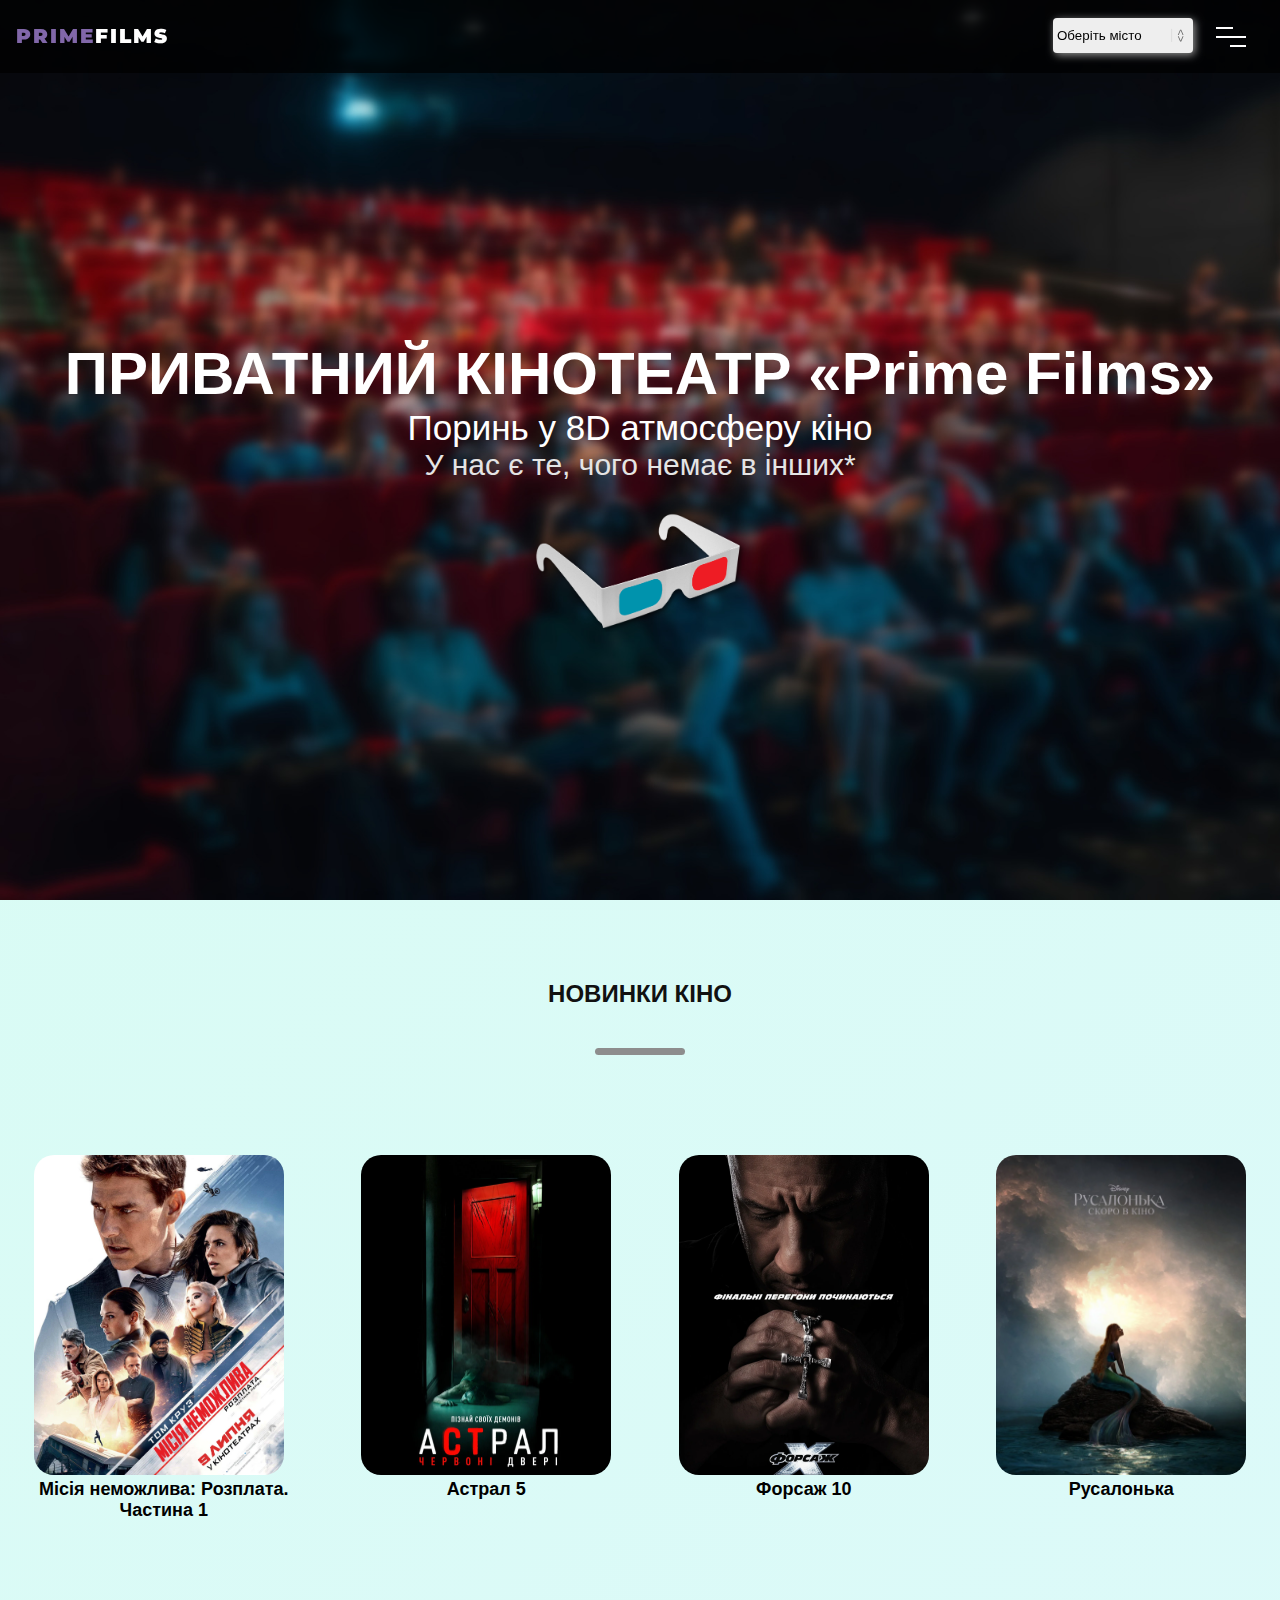
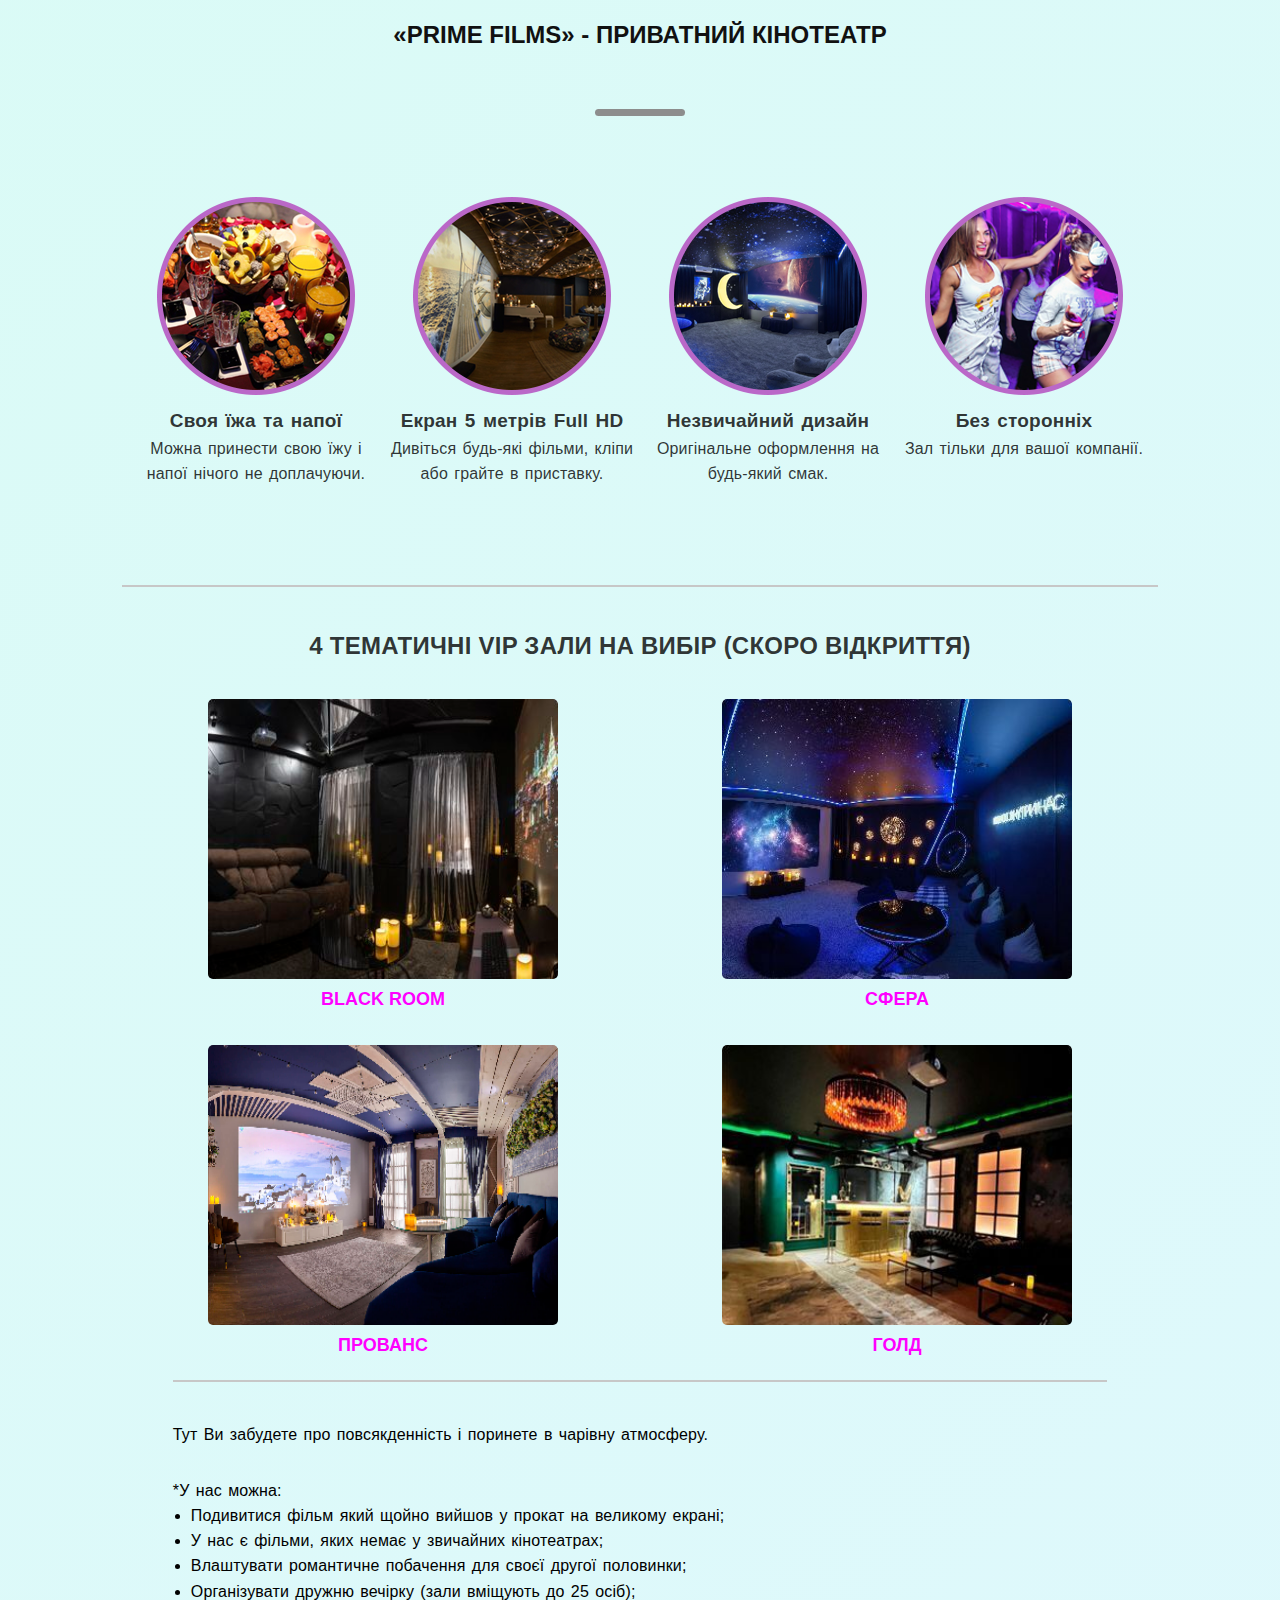
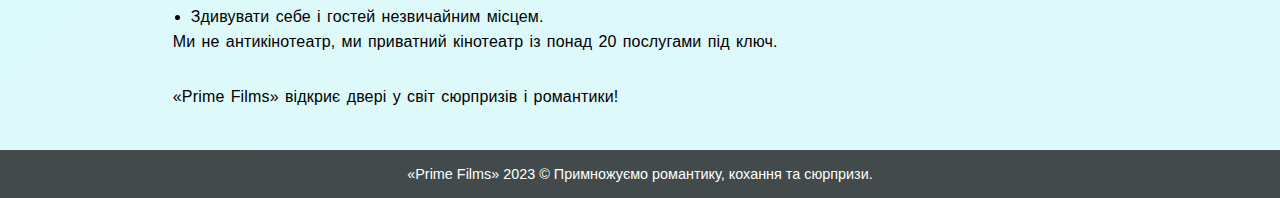
<file: index.html>
<!DOCTYPE html>
<html lang="ru">
  <head>
    <meta charset="UTF-8" />
    <meta name="viewport" content="width=device-width, initial-scale=1.0" />
    <title>Prime-Films</title>
    <link rel="stylesheet" href="css/styles.css" />
    <script
      src="https://code.jquery.com/jquery-3.7.0.min.js"
      integrity="sha256-2Pmvv0kuTBOenSvLm6bvfBSSHrUJ+3A7x6P5Ebd07/g="
      crossorigin="anonymous"
    ></script>
  </head>
  <body>
    <header class="cd-header">
      <div class="header-wrapper">
        <div class="logo-wrap">
          <a href="#" class="hover-target"><span>Prime</span>Films</a>
        </div>
        <div class="logo-wrap2">
          <label>
            <select onchange="changeCity()" id="city">
              <option value="0">Оберіть місто</option>
              <option value="Київ">Київ</option>
              <option value="Харків">Харків</option>
              <option value="Одеса">Одеса</option>
              <option value="Дніпро">Дніпро</option>
              <option value="Запоріжжя">Запоріжжя</option>
              <option value="Львів">Львів</option>
              <option value="Кривий Ріг">Кривий Ріг</option>
              <option value="Миколаїв">Миколаїв</option>
              <option value="Вінниця">Вінниця</option>
              <option value="Херсон">Херсон</option>
              <option value="Чернігів">Чернігів</option>
              <option value="Полтава">Полтава</option>
            </select>
          </label>
        </div>
        <div class="nav-but-wrap">
          <div class="menu-icon hover-target">
            <span class="menu-icon__line menu-icon__line-left"></span>
            <span class="menu-icon__line"></span>
            <span class="menu-icon__line menu-icon__line-right"></span>
          </div>
        </div>
      </div>
    </header>

    <div class="nav">
      <div class="nav__content">
        <ul class="nav__list">
          <li class="nav__list-item active-nav">
            <a href="index.html" class="hover-target">Головна</a>
          </li>
          <li class="nav__list-item">
            <a href="films.html" class="hover-target">Фільми</a>
          </li>
          <li class="nav__list-item">
            <a href="rewiews.html" class="hover-target">Відгуки</a>
          </li>
        </ul>
      </div>
    </div>
    <div></div>
    <div class="main-text-container">
      <div class="content">
        <div class="title">ПРИВАТНИЙ КІНОТЕАТР «Prime Films»</div>
        <div class="title-mid">Поринь у 8D атмосферу кіно</div>
        <div class="title-desc">У нас є те, чого немає в інших*</div>
        <div>
          <img src="img/gls.png" id="gls" />
        </div>
      </div>
    </div>
    <div class="background"></div>
    <div class="sec-cont">
      <div class="title2">НОВИНКИ КІНО</div>
      <div class="razd"></div>
      <div class="Films_filmsContainer__HUBcg">
        <a onclick="changeFilms('title0')" href="films/film.html?id=0">
          <div class="Film_container__VfRIS">
            <img
              alt="Місія неможлива: Розплата. Частина 1"
              src="img/missiya-nevpolnima-smertelnaya-rasplata-cast.webp"
              width="250"
              height="320"
              decoding="async"
              data-nimg="1"
              class="Film_image__o9ZJi"
              loading="lazy"
              style="color: transparent; object-fit: cover"
            />
            <div id="title0" class="Film_title__KNz_n">
              Місія неможлива: Розплата. Частина 1
            </div>
          </div>
        </a>
        <a onclick="changeFilms('title1')" href="films/film.html?id=1">
          <div class="Film_container__VfRIS">
            <img
              alt="Астрал 5"
              src="img/astral.webp"
              width="250"
              height="320"
              decoding="async"
              data-nimg="1"
              class="Film_image__o9ZJi"
              loading="lazy"
              style="color: transparent; object-fit: cover"
            />
            <div id="title1" class="Film_title__KNz_n">Астрал 5</div>
          </div>
        </a>
        <a onclick="changeFilms('title2')" href="films/film.html?id=2">
          <div class="Film_container__VfRIS">
            <img
              alt="Форсаж 10"
              src="img/forsaj.webp"
              width="250"
              height="320"
              decoding="async"
              data-nimg="1"
              class="Film_image__o9ZJi"
              loading="lazy"
              style="color: transparent; object-fit: cover"
            />
            <div id="title2" class="Film_title__KNz_n">Форсаж 10</div>
          </div>
        </a>
        <a onclick="changeFilms('title3')" href="films/film.html?id=3">
          <div class="Film_container__VfRIS">
            <img
              alt="Русалонька"
              src="img/rusalochska.webp"
              width="250"
              height="320"
              decoding="async"
              data-nimg="1"
              class="Film_image__o9ZJi"
              loading="lazy"
              style="color: transparent; object-fit: cover"
            />
            <div id="title3" class="Film_title__KNz_n">Русалонька</div>
          </div>
        </a>
      </div>
    </div>
    <div class="sec-cont1">
      <section class="About_container__dH_Qv">
        <h2 class="title2">«Prime Films» - ПРИВАТНИЙ КІНОТЕАТР</h2>
        <div class="razd"></div>
        <div class="About_aboutContainer__DXXkr">
          <div class="AboutTile_container__4xXec">
            <img
              alt="Своя еда и напитки"
              src="img/foodAndDrikns.png"
              width="200"
              height="200"
              decoding="async"
              data-nimg="1"
              loading="lazy"
              style="color: transparent"
            />
            <div class="AboutTile_title__Xg7wE">Своя їжа та напої</div>
            <div class="AboutTile_description__gefXs">
              Можна принести свою їжу і напої нічого не доплачуючи.
            </div>
          </div>
          <div class="AboutTile_container__4xXec">
            <img
              alt="Экран 5 метров Full HD"
              src="img/screen5mFullHD.png"
              width="200"
              height="200"
              decoding="async"
              data-nimg="1"
              loading="lazy"
              style="color: transparent"
            />
            <div class="AboutTile_title__Xg7wE">Екран 5 метрів Full HD</div>
            <div class="AboutTile_description__gefXs">
              Дивіться будь-які фільми, кліпи або грайте в приставку.
            </div>
          </div>
          <div class="AboutTile_container__4xXec">
            <img
              alt="Необычный дизайн"
              src="img/unusualDesign.png"
              width="200"
              height="200"
              decoding="async"
              data-nimg="1"
              loading="lazy"
              style="color: transparent"
            />
            <div class="AboutTile_title__Xg7wE">Незвичайний дизайн</div>
            <div class="AboutTile_description__gefXs">
              Оригінальне оформлення на будь-який смак.
            </div>
          </div>
          <div class="AboutTile_container__4xXec">
            <img
              alt="Без посторонних"
              src="img/withoutStrangers.png"
              width="200"
              height="200"
              decoding="async"
              data-nimg="1"
              loading="lazy"
              style="color: transparent"
            />
            <div class="AboutTile_title__Xg7wE">Без сторонніх</div>
            <div class="AboutTile_description__gefXs">
              Зал тільки для вашої компанії.
            </div>
          </div>
        </div>
      </section>
    </div>
    <div class="sec-cont3">
      <div class="Rooms_container__e4ZfS">
        <div class="Divider_container__Q_nUp Rooms_divider__rHuu8"></div>
        <h3 class="Rooms_title__hZa93">
          4 ТЕМАТИЧНІ VIP ЗАЛИ НА ВИБІР (СКОРО ВІДКРИТТЯ)
        </h3>
        <div class="Rooms_roomsContainer__nAQVv">
          <div class="RoomTile_container__B4QKn">
            <div class="RoomTile_imageContainer__n7XFW">
              <img
                alt="BLACK ROOM"
                src="img/blackRoom.jpg"
                decoding="async"
                data-nimg="fill"
                loading="lazy"
                style="
                  position: absolute;
                  height: 100%;
                  width: 100%;
                  inset: 0px;
                  color: transparent;
                  border-radius: 5px;
                "
              />
            </div>
            <div class="RoomTile_title__gGrzZ" style="padding-top: 10px">
              BLACK ROOM
            </div>
          </div>
          <div class="RoomTile_container__B4QKn">
            <div class="RoomTile_imageContainer__n7XFW">
              <img
                alt="СФЕРА"
                src="img/sphare.jpg"
                decoding="async"
                data-nimg="fill"
                loading="lazy"
                style="
                  position: absolute;
                  height: 100%;
                  width: 100%;
                  inset: 0px;
                  color: transparent;
                  border-radius: 5px;
                "
              />
            </div>
            <div class="RoomTile_title__gGrzZ" style="padding-top: 10px">
              СФЕРА
            </div>
          </div>
          <div class="RoomTile_container__B4QKn">
            <div class="RoomTile_imageContainer__n7XFW">
              <img
                alt="ПРОВАНС"
                src="img/provanse.png"
                decoding="async"
                data-nimg="fill"
                loading="lazy"
                style="
                  position: absolute;
                  height: 100%;
                  width: 100%;
                  inset: 0px;
                  color: transparent;
                  border-radius: 5px;
                "
              />
            </div>
            <div class="RoomTile_title__gGrzZ" style="padding-top: 10px">
              ПРОВАНС
            </div>
          </div>
          <div class="RoomTile_container__B4QKn">
            <div class="RoomTile_imageContainer__n7XFW">
              <img
                alt="ГОЛД"
                src="img/gold.jpg"
                decoding="async"
                data-nimg="fill"
                loading="lazy"
                style="
                  position: absolute;
                  height: 100%;
                  width: 100%;
                  inset: 0px;
                  color: transparent;
                  border-radius: 5px;
                "
              />
            </div>
            <div class="RoomTile_title__gGrzZ" style="padding-top: 10px">
              ГОЛД
            </div>
          </div>
        </div>
      </div>
    </div>
    <div class="sec-cont4">
      <div class="Steps_container__oGuhu">
        <div class="Divider_container__Q_nUp"></div>
        <div class="Steps_description__qPZQC">
          <div>
            Тут Ви забудете про повсякденність і поринете в чарівну атмосферу.
          </div>
          <div>*У нас можна:</div>
          <ul>
            <li>
              Подивитися фільм який щойно вийшов у прокат на великому екрані;
            </li>
            <li>У нас є фільми, яких немає у звичайних кінотеатрах;</li>
            <li>Влаштувати романтичне побачення для своєї другої половинки;</li>
            <li>Організувати дружню вечірку (зали вміщують до 25 осіб);</li>
            <li>Здивувати себе і гостей незвичайним місцем.</li>
          </ul>
          <div>
            Ми не антикінотеатр, ми приватний кінотеатр із понад 20 послугами
            під ключ.
          </div>
          <div>«Prime Films» відкриє двері у світ сюрпризів і романтики!</div>
        </div>
      </div>
    </div>
    <footer>
      «Prime Films» 2023 &copy; Примножуємо романтику, кохання та сюрпризи.
    </footer>
    <script src="js/menu.js"></script>
    <script src="js/film.js"></script>
  </body>
</html>
</file>
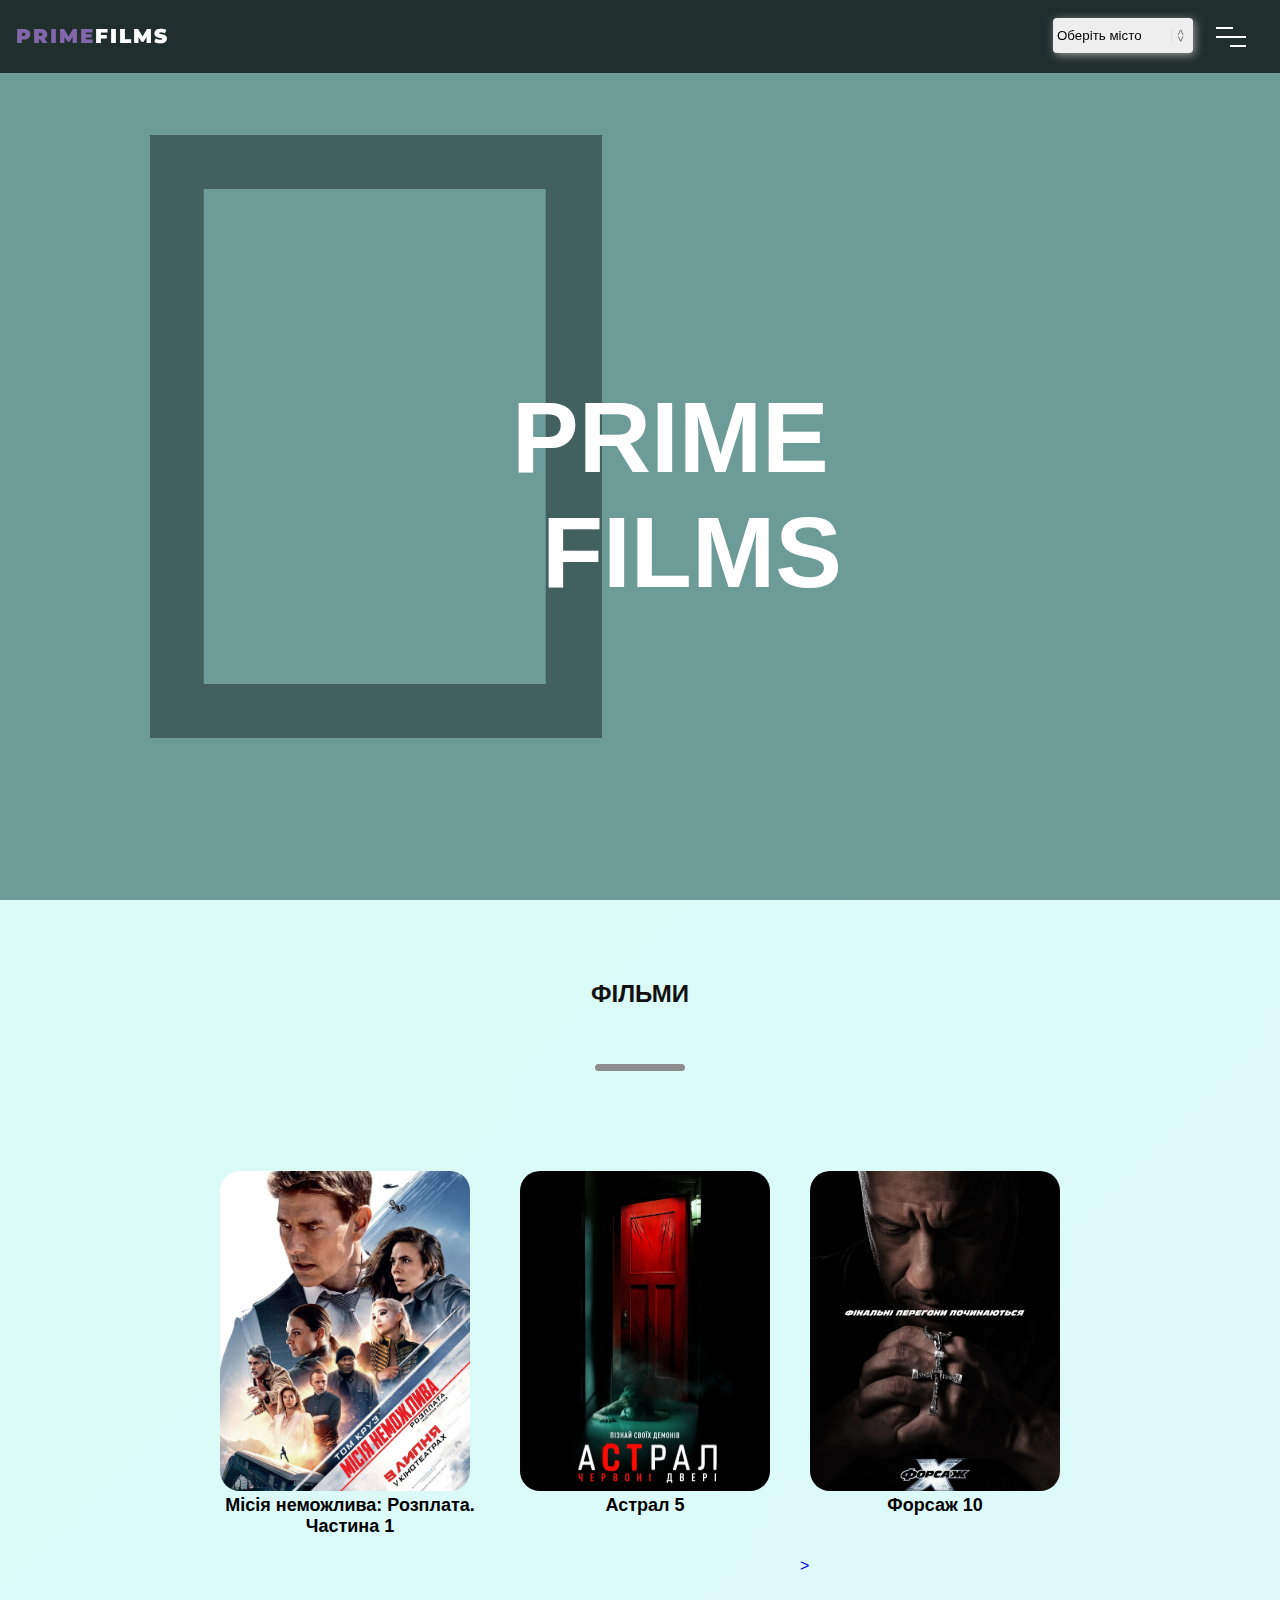
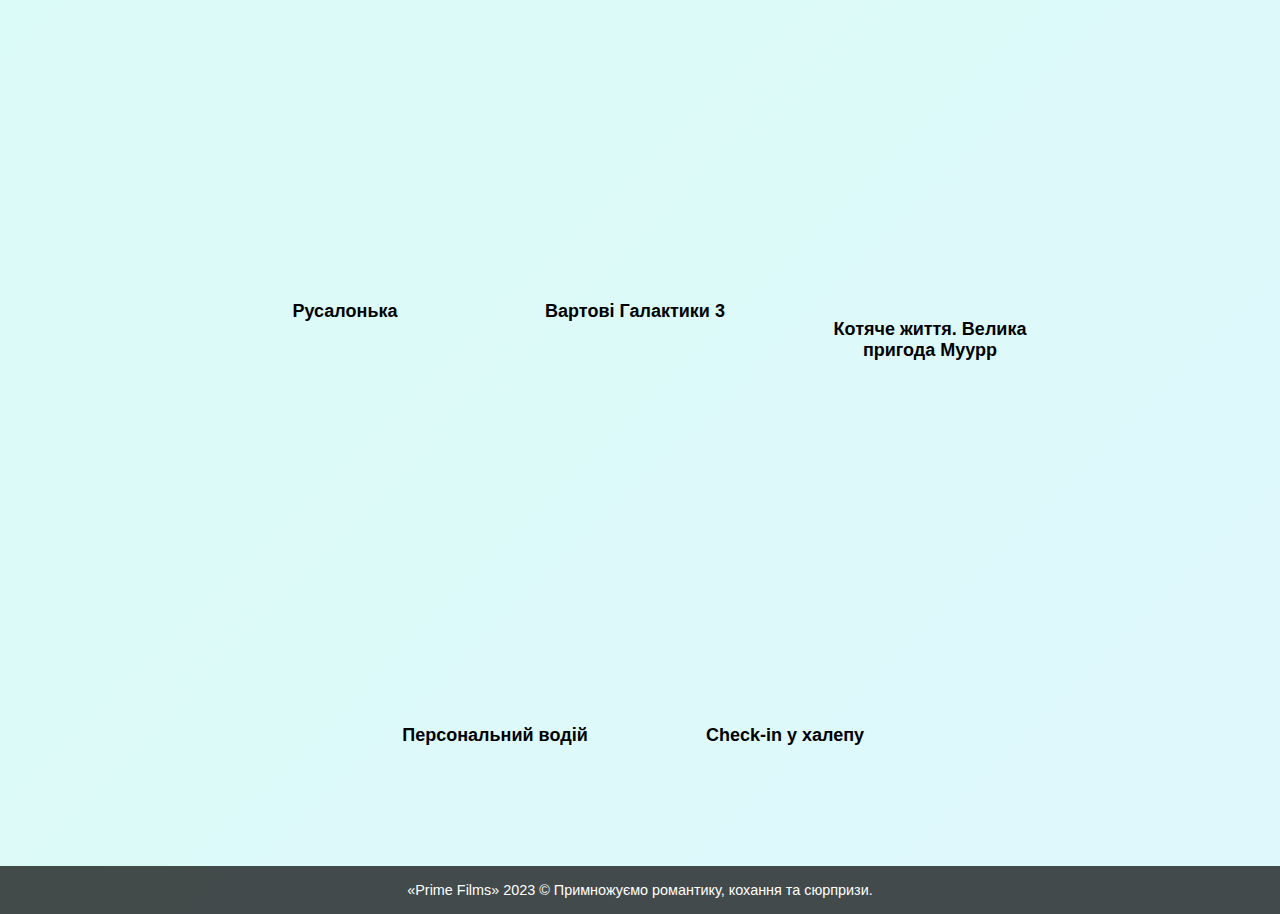
<file: films.html>
<!DOCTYPE html>
<html lang="ru">
  <head>
    <meta charset="UTF-8" />
    <meta name="viewport" content="width=device-width, initial-scale=1.0" />
    <title>Films</title>
    <link rel="stylesheet" href="css/styles.css" />
    <script
      src="https://code.jquery.com/jquery-3.7.0.min.js"
      integrity="sha256-2Pmvv0kuTBOenSvLm6bvfBSSHrUJ+3A7x6P5Ebd07/g="
      crossorigin="anonymous"
    ></script>
  </head>
  <body>
    <header class="cd-header">
      <div class="header-wrapper">
        <div class="logo-wrap">
          <a href="index.html" class="hover-target"><span>Prime</span>Films</a>
        </div>
        <div class="logo-wrap2">
          <label>
            <select onchange="changeCity()" id="city">
              <option value="0">Оберіть місто</option>
              <option value="Київ">Київ</option>
              <option value="Харків">Харків</option>
              <option value="Одеса">Одеса</option>
              <option value="Дніпро">Дніпро</option>
              <option value="Запоріжжя">Запоріжжя</option>
              <option value="Львів">Львів</option>
              <option value="Кривий Ріг">Кривий Ріг</option>
              <option value="Миколаїв">Миколаїв</option>
              <option value="Вінниця">Вінниця</option>
              <option value="Херсон">Херсон</option>
              <option value="Чернігів">Чернігів</option>
              <option value="Полтава">Полтава</option>
            </select>
          </label>
        </div>
        <div class="nav-but-wrap">
          <div class="menu-icon hover-target">
            <span class="menu-icon__line menu-icon__line-left"></span>
            <span class="menu-icon__line"></span>
            <span class="menu-icon__line menu-icon__line-right"></span>
          </div>
        </div>
      </div>
    </header>

    <div class="nav">
      <div class="nav__content">
        <ul class="nav__list">
          <li class="nav__list-item">
            <a href="index.html" class="hover-target">Головна</a>
          </li>
          <li class="nav__list-item active-nav">
            <a href="films.html" class="hover-target">Фільми</a>
          </li>
          <li class="nav__list-item">
            <a href="rewiews.html" class="hover-target">Відгуки</a>
          </li>
        </ul>
      </div>
    </div>
    <div class="demo-cont">
      <div class="fnc-slider example-slider">
        <div class="fnc-slider__slides">
          <div class="fnc-slide m--blend-green m--active-slide">
            <div class="fnc-slide__inner">
              <div class="fnc-slide__mask">
                <div class="fnc-slide__mask-inner"></div>
              </div>
              <div class="fnc-slide__content">
                <h2 class="fnc-slide__heading">
                  <div class="fnc-slide__heading-line">
                    <span>Prime</span>
                  </div>
                  <div class="fnc-slide__heading-line">
                    <span>Films</span>
                  </div>
                </h2>
              </div>
            </div>
          </div>
        </div>
      </div>
    </div>
    <div class="sec-cont">
      <h1 class="title2" style="padding-top: 80px">фільми</h1>
      <div class="razd"></div>
      <div class="Films_container__G6Utq">
        <a onclick="changeFilms('title1')" href="films/film.html?id=0">
          <div class="Film_container__VfRIS">
            <img
              alt="Місія неможлива: Розплата. Частина 1"
              src="img/missiya-nevpolnima-smertelnaya-rasplata-cast.webp"
              width="250"
              height="320"
              decoding="async"
              data-nimg="1"
              class="Film_image__o9ZJi"
              loading="lazy"
              style="color: transparent; object-fit: cover"
            />
            <div id="title1" class="Film_title__KNz_n">
              Місія неможлива: Розплата. Частина 1
            </div>
          </div>
        </a>
        <a onclick="changeFilms('title2')" href="films/film.html?id=1">
          <div class="Film_container__VfRIS">
            <img
              alt="Астрал 5"
              src="img/astral.webp"
              width="250"
              height="320"
              decoding="async"
              data-nimg="1"
              class="Film_image__o9ZJi"
              loading="lazy"
              style="color: transparent; object-fit: cover"
            />
            <div id="title2" class="Film_title__KNz_n">Астрал 5</div>
          </div>
        </a>
        <a onclick="changeFilms('title3')" href="films/film.html?id=2">
          <div class="Film_container__VfRIS">
            <img
              alt="Форсаж 10"
              src="img/forsaj.webp"
              width="250"
              height="320"
              decoding="async"
              data-nimg="1"
              class="Film_image__o9ZJi"
              loading="lazy"
              style="color: transparent; object-fit: cover"
            />
            <div id="title3" class="Film_title__KNz_n">Форсаж 10</div>
          </div>
        </a>
        <a onclick="changeFilms('title4')" href="films/film.html?id=3">
          <div class="Film_container__VfRIS">
            <img
              alt="Русалонька"
              src="img/rusalochska.webp"
              width="250"
              height="320"
              decoding="async"
              data-nimg="1"
              class="Film_image__o9ZJi"
              loading="lazy"
              style="color: transparent; object-fit: cover"
            />
            <div id="title4" class="Film_title__KNz_n">Русалонька</div>
          </div>
        </a>
        <a onclick="changeFilms('title5')" href="films/film.html?id=4">
          <div class="Film_container__VfRIS">
            <img
              alt="Вартові Галактики 3"
              src="img/straji-galaktiki-3.webp"
              width="250"
              height="320"
              decoding="async"
              data-nimg="1"
              class="Film_image__o9ZJi"
              loading="lazy"
              style="color: transparent; object-fit: cover"
            />
            <div id="title5" class="Film_title__KNz_n">Вартові Галактики 3</div>
          </div>
        </a>
        <a onclick="changeFilms('title6')" href="films/film.html?id=5">
          >
          <div class="Film_container__VfRIS">
            <img
              alt="Котяче життя. Велика пригода Муурр"
              src="img/cat.webp"
              width="250"
              height="320"
              decoding="async"
              data-nimg="1"
              class="Film_image__o9ZJi"
              loading="lazy"
              style="color: transparent; object-fit: cover"
            />
            <div id="title6" class="Film_title__KNz_n">
              Котяче життя. Велика пригода Муурр
            </div>
          </div>
        </a>
        <a onclick="changeFilms('title7')" href="films/film.html?id=6">
          <div class="Film_container__VfRIS">
            <img
              alt="Персональний водій"
              src="img/personalnii-vod-i.webp"
              width="250"
              height="320"
              decoding="async"
              data-nimg="1"
              class="Film_image__o9ZJi"
              loading="lazy"
              style="color: transparent; object-fit: cover"
            />
            <div id="title7" class="Film_title__KNz_n">Персональний водій</div>
          </div>
        </a>
        <a onclick="changeFilms('title8')" href="films/film.html?id=7">
          <div class="Film_container__VfRIS">
            <img
              alt="Check-in у халепу"
              src="img/iml.webp"
              width="250"
              height="320"
              decoding="async"
              data-nimg="1"
              class="Film_image__o9ZJi"
              loading="lazy"
              style="color: transparent; object-fit: cover"
            />
            <div id="title8" class="Film_title__KNz_n">Check-in у халепу</div>
          </div>
        </a>
      </div>
    </div>
    <footer>
      «Prime Films» 2023 &copy; Примножуємо романтику, кохання та сюрпризи.
    </footer>
    <script src="js/menu.js"></script>
    <script src="js/film.js"></script>
  </body>
</html>
</file>
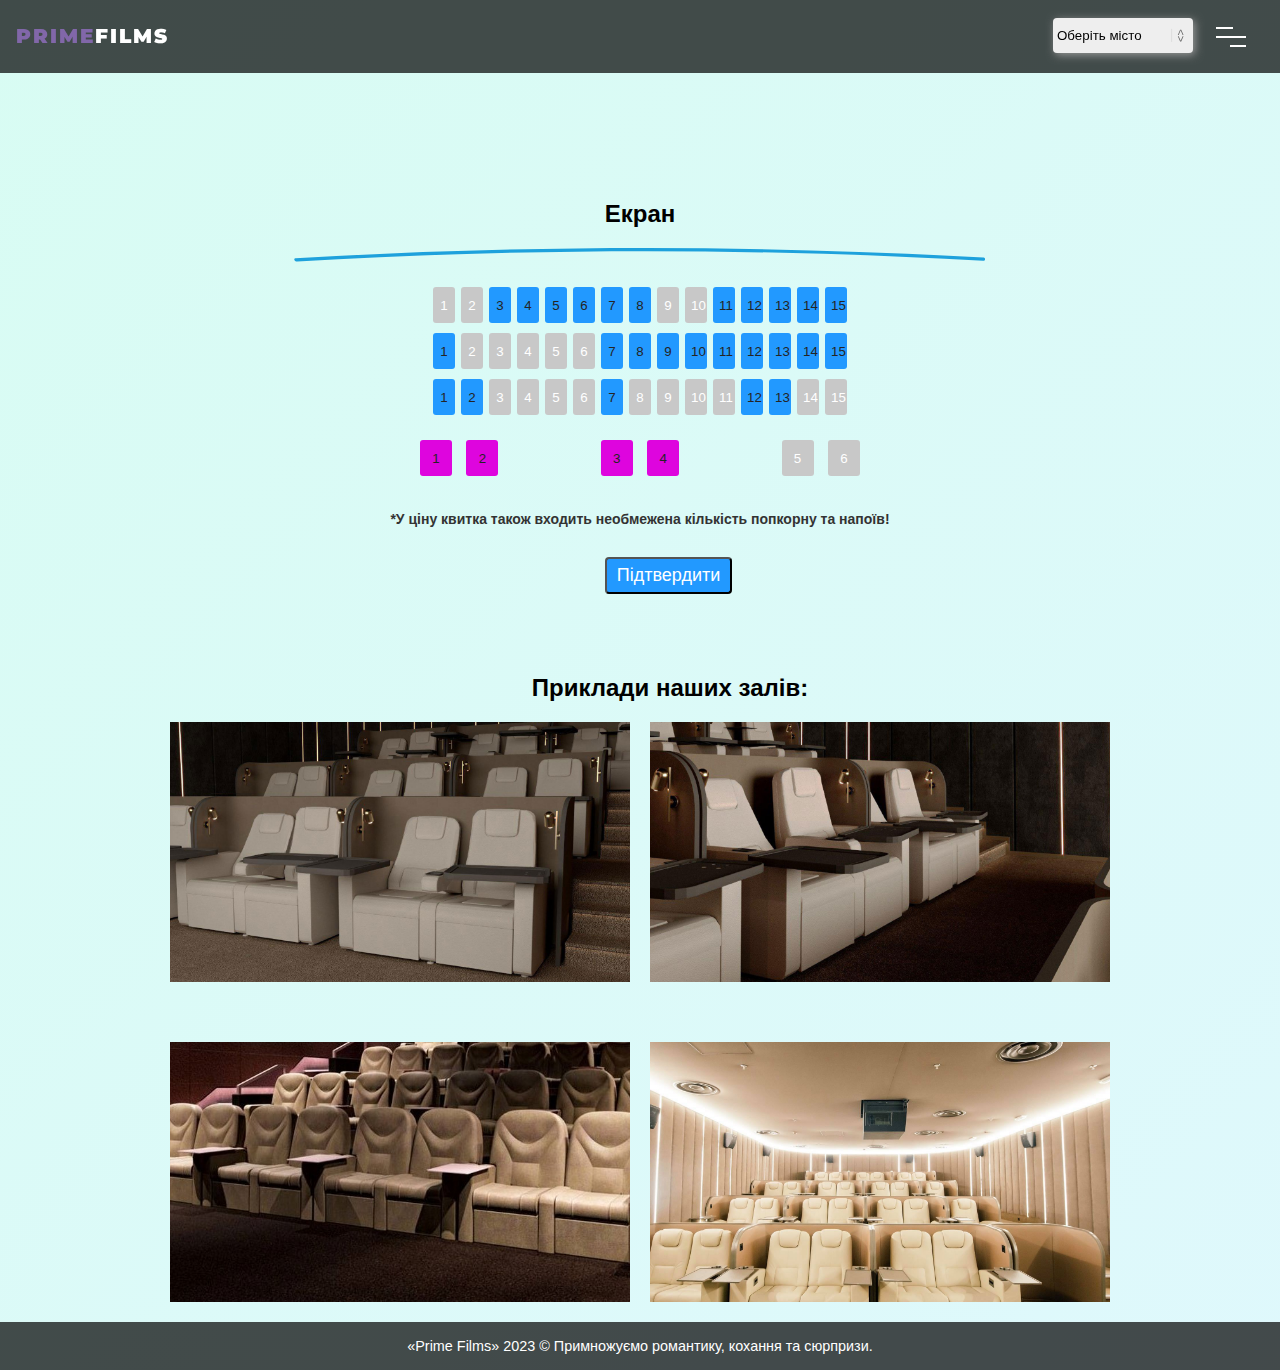
<file: films/seats.html>
<!DOCTYPE html>
<html lang="ru">
<head>
    <meta charset="UTF-8">
    <meta name="viewport" content="width=device-width, initial-scale=1.0">
    <title>Seats</title>
    <link rel="stylesheet" href="../css/styles.css">
    <script
    src="https://code.jquery.com/jquery-3.7.0.min.js"
    integrity="sha256-2Pmvv0kuTBOenSvLm6bvfBSSHrUJ+3A7x6P5Ebd07/g="
    crossorigin="anonymous"></script>
</head>
<body>
        
        <header class="cd-header">
            <div class="header-wrapper">
                <div class="logo-wrap">
                    <a href="../index.html" class="hover-target"><span>Prime</span>Films</a>
                </div>
                <div class="logo-wrap2">
                    <label>
                        <select onchange="changeCity()" id="city">
                          <option value="0">Оберіть місто</option>
                          <option value="Київ">Київ</option>
                          <option value="Харків">Харків</option>
                          <option value="Одеса">Одеса</option>
                          <option value="Дніпро">Дніпро</option>
                          <option value="Запоріжжя">Запоріжжя</option>
                          <option value="Львів">Львів</option>
                          <option value="Кривий Ріг">Кривий Ріг</option>
                          <option value="Миколаїв">Миколаїв</option>
                          <option value="Вінниця">Вінниця</option>
                          <option value="Херсон">Херсон</option>
                          <option value="Чернігів">Чернігів</option>
                          <option value="Полтава">Полтава</option>
                        </select>
                      </label>
                </div>
                <div class="nav-but-wrap">
                    <div class="menu-icon hover-target">
                        <span class="menu-icon__line menu-icon__line-left"></span>
                        <span class="menu-icon__line"></span>
                        <span class="menu-icon__line menu-icon__line-right"></span>
                    </div>					
                </div>					
            </div>				
        </header>
    
        <div class="nav">
            <div class="nav__content">
                <ul class="nav__list">
                    <li class="nav__list-item"><a href="../index.html" class="hover-target">Головна</a></li>
                    <li class="nav__list-item"><a href="../films.html" class="hover-target">Фільми</a></li>
                    <li class="nav__list-item"><a href="../rewiews.html" class="hover-target">Відгуки</a></li>
                </ul>
            </div>
        </div>
    <div class="sec-cont" style="padding-top: 140px;">
        <div class="Places_container__YD4Mh">
            <div class="Places_screenTitle__lwCFR">Екран</div>
            <svg xmlns="http://www.w3.org/2000/svg" width="692" height="14" class="Places_screenIcon__QW8tm"><path fill="#1EA1DC" fill-rule="evenodd" d="M351.679 3.234c114.772 0 227.735 3.221 337.379 9.555 1.056.107 1.961-.537 1.961-1.289v-.643c0-.644-.754-1.289-1.659-1.289C579.112 3.234 466.301.014 351.679.014 232.684.014 115.65 3.45 1.631 10.32c-.753 0-1.357.537-1.357 1.073 0 1.181 1.508 2.147 3.167 2.04C116.555 6.67 233.136 3.234 351.679 3.234z"></path></svg>
            </svg>
            <div class="Places_alternateScree__d10LM"></div>
            <div class="Places_cellGrid__Db170">
                <button onclick="changeSeats('1 ряд 1 мiсце')"  class="Places_cell__VmGSe Places_disabled__BZwGR" disabled="">1</button>
                <button onclick="changeSeats('1 ряд 2 мiсце')" class="Places_cell__VmGSe Places_disabled__BZwGR" disabled="">2</button>
                <button onclick="changeSeats('1 ряд 3 мiсце')" class="Places_cell__VmGSe">3</button>
                <button onclick="changeSeats('1 ряд 4 мiсце')" class="Places_cell__VmGSe">4</button>
                <button onclick="changeSeats('1 ряд 5 мiсце')" class="Places_cell__VmGSe">5</button>
                <button onclick="changeSeats('1 ряд 6 мiсце')" class="Places_cell__VmGSe">6</button>
                <button onclick="changeSeats('1 ряд 7 мiсце')" class="Places_cell__VmGSe">7</button>
                <button onclick="changeSeats('1 ряд 8 мiсце')" class="Places_cell__VmGSe">8</button>
                <button onclick="changeSeats('1 ряд 9 мiсце')" class="Places_cell__VmGSe Places_disabled__BZwGR" disabled="">9</button>
                <button onclick="changeSeats('1 ряд 10 мiсце')" class="Places_cell__VmGSe Places_disabled__BZwGR" disabled="">10</button>
                <button onclick="changeSeats('1 ряд 11 мiсце')" class="Places_cell__VmGSe">11</button>
                <button onclick="changeSeats('1 ряд 12 мiсце')" class="Places_cell__VmGSe">12</button>
                <button onclick="changeSeats('1 ряд 13 мiсце')" class="Places_cell__VmGSe">13</button>
                <button onclick="changeSeats('1 ряд 14 мiсце')" class="Places_cell__VmGSe">14</button>
                <button onclick="changeSeats('1 ряд 15 мiсце')" class="Places_cell__VmGSe">15</button>
                <button onclick="changeSeats('2 ряд 1 мiсце')" class="Places_cell__VmGSe">1</button>
                <button onclick="changeSeats('2 ряд 2 мiсце')" class="Places_cell__VmGSe Places_disabled__BZwGR" disabled="">2</button>
                <button onclick="changeSeats('2 ряд 3 мiсце')" class="Places_cell__VmGSe Places_disabled__BZwGR" disabled="">3</button>
                <button onclick="changeSeats('2 ряд 4 мiсце')" class="Places_cell__VmGSe Places_disabled__BZwGR" disabled="">4</button>
                <button onclick="changeSeats('2 ряд 5 мiсце')" class="Places_cell__VmGSe Places_disabled__BZwGR" disabled="">5</button>
                <button onclick="changeSeats('2 ряд 6 мiсце')" class="Places_cell__VmGSe Places_disabled__BZwGR" disabled="">6</button>
                <button onclick="changeSeats('2 ряд 7 мiсце')" class="Places_cell__VmGSe">7</button>
                <button onclick="changeSeats('2 ряд 8 мiсце')" class="Places_cell__VmGSe">8</button>
                <button onclick="changeSeats('2 ряд 9 мiсце')" class="Places_cell__VmGSe">9</button>
                <button onclick="changeSeats('2 ряд 10 мiсце')" class="Places_cell__VmGSe">10</button>
                <button onclick="changeSeats('2 ряд 11 мiсце')" class="Places_cell__VmGSe">11</button>
                <button onclick="changeSeats('2 ряд 12 мiсце')" class="Places_cell__VmGSe">12</button>
                <button onclick="changeSeats('2 ряд 13 мiсце')" class="Places_cell__VmGSe">13</button>
                <button onclick="changeSeats('2 ряд 14 мiсце')" class="Places_cell__VmGSe">14</button>
                <button onclick="changeSeats('2 ряд 15 мiсце')" class="Places_cell__VmGSe">15</button>
                <button  onclick="changeSeats('3 ряд 1 мiсце')" class="Places_cell__VmGSe">1</button>
                <button  onclick="changeSeats('3 ряд 2 мiсце')" class="Places_cell__VmGSe">2</button>
                <button  onclick="changeSeats('3 ряд 3 мiсце')" class="Places_cell__VmGSe Places_disabled__BZwGR" disabled="">3</button>
                <button  onclick="changeSeats('3 ряд 4 мiсце')" class="Places_cell__VmGSe Places_disabled__BZwGR" disabled="">4</button>
                <button  onclick="changeSeats('3 ряд 5 мiсце')" class="Places_cell__VmGSe Places_disabled__BZwGR" disabled="">5</button>
                <button  onclick="changeSeats('3 ряд 6 мiсце')" class="Places_cell__VmGSe Places_disabled__BZwGR" disabled="">6</button>
                <button  onclick="changeSeats('3 ряд 7 мiсце')" class="Places_cell__VmGSe">7</button>
                <button  onclick="changeSeats('3 ряд 8 мiсце')" class="Places_cell__VmGSe Places_disabled__BZwGR" disabled="">8</button>
                <button  onclick="changeSeats('3 ряд 9 мiсце')" class="Places_cell__VmGSe Places_disabled__BZwGR" disabled="">9</button>
                <button  onclick="changeSeats('3 ряд 10 мiсце')" class="Places_cell__VmGSe Places_disabled__BZwGR" disabled="">10</button>
                <button  onclick="changeSeats('3 ряд 11 мiсце')" class="Places_cell__VmGSe Places_disabled__BZwGR" disabled="">11</button>
                <button  onclick="changeSeats('3 ряд 12 мiсце')" class="Places_cell__VmGSe">12</button>
                <button  onclick="changeSeats('3 ряд 13 мiсце')" class="Places_cell__VmGSe">13</button>
                <button  onclick="changeSeats('3 ряд 14 мiсце')"  class="Places_cell__VmGSe Places_disabled__BZwGR" disabled="">14</button>
                <button  onclick="changeSeats('3 ряд 15 мiсце')" class="Places_cell__VmGSe Places_disabled__BZwGR" disabled="">15</button>
            </div>
            <div class="Places_vipGrid__dxhii"><div>
                <button  onclick="changeSeats('VIP ряд 1 мiсце')" class="Places_cell__VmGSe">1</button>
                <button  onclick="changeSeats('VIP ряд 2 мiсце')" class="Places_cell__VmGSe">2</button>
            </div>
            <div>
                <button  onclick="changeSeats('VIP ряд 3 мiсце')" class="Places_cell__VmGSe">3</button>
                <button  onclick="changeSeats('VIP ряд 4 мiсце')" class="Places_cell__VmGSe">4</button>
            </div>
            <div>
                <button  onclick="changeSeats('VIP ряд 5 мiсце')" class="Places_cell__VmGSe Places_disabled__BZwGR">5</button>
                <button  onclick="changeSeats('VIP ряд 6 мiсце')" class="Places_cell__VmGSe Places_disabled__BZwGR">6</button>
            </div>
        </div>
        <div class="Places_placeInfo__e6n8f">
            <div onclick="changeSeat()" id="places"></div>
            <div class="Places_note__AWe_3">*У ціну квитка також входить необмежена кількість попкорну та напоїв!</div>
        </div>
        <div class="Places_submitButtonContainer__OGp0Y">
            <button  id="openButton" class="Places_submit__t3cN_">Підтвердити</button>
        </div>
        <div class="Places_galleryTitle__iBhlC">Приклади наших залів:</div>
        <div class="Places_gallery__YV866">
            <div class="Places_imageContainer__pJLDh">
                <img alt="" src="../img/places1.jpeg" decoding="async" data-nimg="fill" loading="lazy" style="position: absolute; height: 100%; width: 100%; inset: 0px; color: transparent; object-fit: cover;">
            </div>
            <div class="Places_imageContainer__pJLDh">
                <img alt="" src="../img/places2.jpeg" decoding="async" data-nimg="fill" loading="lazy" style="position: absolute; height: 100%; width: 100%; inset: 0px; color: transparent; object-fit: cover;">
            </div>
            <div class="Places_imageContainer__pJLDh">
                <img alt="" src="../img/places4.jpg" decoding="async" data-nimg="fill" loading="lazy" style="position: absolute; height: 100%; width: 100%; inset: 0px; color: transparent; object-fit: cover;">
            </div>
            <div class="Places_imageContainer__pJLDh">
                <img alt="" src="../img/places5.jpg" decoding="async" data-nimg="fill" loading="lazy" style="position: absolute; height: 100%; width: 100%; inset: 0px; color: transparent; object-fit: cover;">
            </div>
        </div>
    </div>
    </div>
    <footer>
        «Prime Films» 2023 &copy;
        Примножуємо романтику, кохання та сюрпризи.
    </footer>
<script src="../js/menu.js"></script>
<script src="../js/film.js"></script>
<script src="../js/seat.js"></script>

</body>
</html>
</file>
<file: css/styles.css>
@import url('https://fonts.googleapis.com/css?family=Montserrat:100,100i,200,200i,300,300i,400,400i,500,500i,600,600i,700,700i,800,800i,900,900i');

body {
  font-family: Arial, sans-serif;
  margin: 0;
  min-height: 100vh;
  position: relative;
  background: linear-gradient(-45deg, #fff0ec, #ffe0ec, #e1f7ff, #d8fcf3);
  background-size: 400% 400%;
  animation: gradient 15s ease infinite;
}
.fnc-slide__inner {
    background-image: url("https://s3-us-west-2.amazonaws.com/s.cdpn.io/142996/blackwidow.jpg");
}
.Comments_container__QhNhD {
    width: 60%;
    margin: 50px auto auto;
}
.Comment_container__n8mV8 {
    border: 1px solid #ccc;
    padding: 1.25rem;
    margin-bottom: 40px;
}
.con4 {
    
    width: 1200px;
    margin: 0 auto;
    box-shadow: 0 4px 6px rgba(0, 0, 0, 0.1), 0 1px 3px rgba(0, 0, 0, 0.08);
    padding: 20px;
    background-color: #ffffff;
    border-radius: 4px;
  }
  @media (max-width: 768px) {
    .demo-cont {
        height: 110vh; /* Уменьшаем высоту контейнера */
        margin-left: -180px; /* Добавляем отступ слева */
      }
      .logo-wrap {
        position: absolute;
        display: block;
        left: -70px;
        top: 40px;
        cursor: pointer;
    }
    .con4 {
        width: 768px;
        max-width: 100%;
        padding: 15px;
        box-shadow: 0 2px 4px rgba(0, 0, 0, 0.1), 0 1px 2px rgba(0, 0, 0, 0.08);
      }
    }
    .Comments_container__QhNhD {
        width: 80%;
        margin: 50px auto auto;
    }
.fnc-slide__inner.lol {
    background-image: url('https://s3-us-west-2.amazonaws.com/s.cdpn.io/142996/captainamerica.jpg');
}
.Places_gallery__YV866>.Places_imageContainer__pJLDh {
    position: relative;
    width: 460px;
    height: 260px;
    margin-top: 20px;
    margin-bottom: 20px;
}
.Comment_container__n8mV8 .Comment_date__9xu2I {
    text-transform: uppercase;
    color: #888;
    font-weight: 400;
    font-size: 14px;
}
.Comment_container__n8mV8 .Comment_name__NHa1b {
    text-transform: uppercase;
    color: #333;
    font-weight: 700;
    font-size: 14px;
}
.Places_submitButtonContainer__OGp0Y {
    margin-left: 57px;
    margin-top: 30px;
}
.Places_submitButtonContainer__OGp0Y .Places_submit__t3cN_ {
    background-color: #29f;
    color: #fff;
    padding: 6px 10px;
    border-radius: 4px;
    margin-bottom: 20px;
    font-size: 18px;
}
.Places_galleryTitle__iBhlC {
    font-size: 24px;
    font-weight: 700;
    margin-left: 60px;
    margin-top: 60px;
}
.Places_gallery__YV866 {
    display: flex;
    justify-content: center;
    flex-wrap: wrap;
    gap: 20px;
    margin: 0 60px;
}
.Comment_container__n8mV8 .Comment_text__RS2c4 {
    margin-top: 20px;
    color: #555;
    font-weight: 400;
    font-size: 16px;
    line-height: 1.5625rem;
    text-align: left;
    word-break: break-word;
    word-wrap: break-word;
}
.background {
    background-image: url('../img/bg.jpg');
    background-size: cover;
    background-position: center;
    width: 100%;
    height: 100vh;
    z-index: -1;
  }
        header, footer {
            background-color: rgba(0, 0, 0, 0.7);
            padding: 1rem;
        }
        body {
  background-color: #f9fafc;
  font-family: "Fira Sans", sans-serif;
  -webkit-font-smoothing: antialiased;
  -moz-osx-font-smoothing: grayscale;
}
.Places_placeInfo__e6n8f {
    margin-left: 60px;
    margin-right: 60px;
    margin-top: 20px;
    font-size: 20px;
    font-weight: 600;
}
.Places_placeInfo__e6n8f .Places_note__AWe_3 {
    font-size: 14px;
    margin-top: 10px;
    color: #333;
}
.Places_container__YD4Mh .Places_screenTitle__lwCFR {
    font-size: 24px;
    font-weight: 700;
    margin-bottom: 20px;
    margin-top: 60px;
}
.Places_container__YD4Mh {
    display: flex;
    flex-direction: column;
    align-items: center;
}
.Places_container__YD4Mh .Places_vipGrid__dxhii>div .Places_cell__VmGSe.Places_disabled__BZwGR {
    background-color: #c8c8c8;
}
.Places_container__YD4Mh .Places_vipGrid__dxhii {
    display: flex;
    justify-content: space-between;
    width: 100%;
    max-width: 450px;
    margin-top: 20px;
}
.Places_container__YD4Mh .Places_vipGrid__dxhii>div .Places_cell__VmGSe {
    background-color: #de05de;
    width: 32px;
    margin: 5px;
}
.Places_container__YD4Mh .Places_cell__VmGSe.Places_disabled__BZwGR {
    outline: none;
    background-color: #c8c8c8;
    color: #fff;
    border: none;
}
.Places_container__YD4Mh .Places_cellGrid__Db170 {
    display: grid;
    grid-template-columns: repeat(15,22px);
    grid-column-gap: 6px;
    column-gap: 6px;
    grid-row-gap: 10px;
    row-gap: 10px;
    justify-items: stretch;
    margin: 25px auto auto;
    max-width: 450px;
}
.Places_container__YD4Mh .Places_cell__VmGSe {
    outline: none;
    height: 36px;
    background-color: #29f;
    color: #242424;
    border-radius: 3px;
    border: none;
}
a {
	cursor: pointer;
  text-decoration: none;
}
a:hover {
	text-decoration-color: #2a27da;
}

.fnc {

  }
  .fnc-slider {
    overflow: hidden;
    box-sizing: border-box;
    position: relative;
    height: 100vh;
  }
  .fnc-slider *, .fnc-slider *:before, .fnc-slider *:after {
    box-sizing: border-box;
  }
  .fnc-slider__slides {
    position: relative;
    height: 100%;
    transition: transform 1s 0.6666666667s;
  }
  .fnc-slider .m--blend-dark .fnc-slide__inner {
    background-color: #8a8a8a;
  }
  .fnc-slider .m--blend-dark .fnc-slide__mask-inner {
    background-color: #575757;
  }
  .fnc-slider .m--navbg-dark {
    background-color: #575757;
  }
  .fnc-slider .m--blend-green .fnc-slide__inner {
    background-color: #6d9b98;
  }
  .fnc-slider .m--blend-green .fnc-slide__mask-inner {
    background-color: #42605E;
  }
  .fnc-slider .m--navbg-green {
    background-color: #42605E;
  }
  .fnc-slider .m--blend-red .fnc-slide__inner {
    background-color: #ea2329;
  }
  .fnc-slider .m--blend-red .fnc-slide__mask-inner {
    background-color: #990e13;
  }
  .fnc-slider .m--navbg-red {
    background-color: #990e13;
  }
  .fnc-slider .m--blend-blue .fnc-slide__inner {
    background-color: #59aecb;
  }
  .fnc-slider .m--blend-blue .fnc-slide__mask-inner {
    background-color: #2D7791;
  }
  .fnc-slider .m--navbg-blue {
    background-color: #2D7791;
  }
  .fnc-slide {
    overflow: hidden;
    position: absolute;
    left: 0;
    top: 0;
    width: 100%;
    height: 100%;
    transform: translate3d(0, 0, 0);
  }
  .fnc-slide.m--before-sliding {
    z-index: 2 !important;
    transform: translate3d(100%, 0, 0);
  }
  .fnc-slide.m--active-slide {
    z-index: 1;
    transition: transform 1s 0.6666666667s ease-in-out;
    transform: translate3d(0, 0, 0);
  }
  .fnc-slide__inner {
    position: relative;
    height: 100%;
    background-size: cover;
    background-position: center top;
    transform: translate3d(0, 0, 0);
  }
  .m--global-blending-active .fnc-slide__inner, .m--blend-bg-active .fnc-slide__inner {
    background-blend-mode: luminosity;
  }
  .m--before-sliding .fnc-slide__inner {
    transform: translate3d(-100%, 0, 0);
  }
  .m--active-slide .fnc-slide__inner {
    transition: transform 1s 0.6666666667s ease-in-out;
    transform: translate3d(0, 0, 0);
  }
  .fnc-slide__mask {
    overflow: hidden;
    z-index: 1;
    position: absolute;
    right: 60%;
    top: 15%;
    width: 50.25vh;
    height: 67vh;
    margin-right: -90px;
    -webkit-clip-path: polygon(0 0, 100% 0, 100% 100%, 0 100%, 0 0, 6vh 0, 6vh 61vh, 44vh 61vh, 44vh 6vh, 6vh 6vh);
            clip-path: polygon(0 0, 100% 0, 100% 100%, 0 100%, 0 0, 6vh 0, 6vh 61vh, 44vh 61vh, 44vh 6vh, 6vh 6vh);
    transform-origin: 50% 0;
    transition-timing-function: ease-in-out;
  }
  .m--before-sliding .fnc-slide__mask {
    transform: rotate(-10deg) translate3d(200px, 0, 0);
    opacity: 0;
  }
  .m--active-slide .fnc-slide__mask {
    transition: transform 0.7s 1.2222222222s, opacity 0.35s 1.2222222222s;
    transform: translate3d(0, 0, 0);
    opacity: 1;
  }
  .m--previous-slide .fnc-slide__mask {
    transition: transform 0.7s 0.3333333333s, opacity 0.35s 0.6833333333s;
    transform: rotate(10deg) translate3d(-200px, 0, 0);
    opacity: 0;
  }
  .fnc-slide__mask-inner {
    z-index: -1;
    position: absolute;
    left: 50%;
    top: 50%;
    width: 100vw;
    height: 100vh;
    margin-left: -50vw;
    margin-top: -50vh;
    background-size: cover;
    background-position: center center;
    background-blend-mode: luminosity;
    transform-origin: 50% 16.5vh;
    transition-timing-function: ease-in-out;
  }
  .m--before-sliding .fnc-slide__mask-inner {
    transform: translateY(0) rotate(10deg) translateX(-200px) translateZ(0);
  }
  .m--active-slide .fnc-slide__mask-inner {
    transition: transform 0.7s 1.2222222222s;
    transform: translateX(0);
  }
  .m--previous-slide .fnc-slide__mask-inner {
    transition: transform 0.7s 0.3333333333s;
    transform: translateY(0) rotate(-10deg) translateX(200px) translateZ(0);
  }
  .fnc-slide__content {
    z-index: 2;
    position: absolute;
    left: 40%;
    top: 40%;
  }
  .fnc-slide__heading {
    margin-bottom: 10px;
    text-transform: uppercase;
  }
  .fnc-slide__heading-line {
    overflow: hidden;
    position: relative;
    padding-right: 20px;
    font-size: 100px;
    color: #fff;
    word-spacing: 10px;
  }
  .fnc-slide__heading-line:nth-child(2) {
    padding-left: 30px;
  }
  .m--before-sliding .fnc-slide__heading-line {
    transform: translateY(100%);
  }
  .m--active-slide .fnc-slide__heading-line {
    transition: transform 1.5s 1s;
    transform: translateY(0);
  }
  .m--previous-slide .fnc-slide__heading-line {
    transition: transform 1.5s;
    transform: translateY(-100%);
  }
  .fnc-slide__heading-line span {
    display: block;
  }
  .m--before-sliding .fnc-slide__heading-line span {
    transform: translateY(-100%);
  }
  .m--active-slide .fnc-slide__heading-line span {
    transition: transform 1.5s 1s;
    transform: translateY(0);
  }
  .m--previous-slide .fnc-slide__heading-line span {
    transition: transform 1.5s;
    transform: translateY(100%);
  }
  .fnc-slide__action-btn {
    position: relative;
    margin-left: 200px;
    padding: 5px 15px;
    font-size: 20px;
    line-height: 1;
    color: transparent;
    border: none;
    text-transform: uppercase;
    background: transparent;
    cursor: pointer;
    text-align: center;
    outline: none;
  }
  .fnc-slide__action-btn span {
    position: absolute;
    left: 0;
    top: 0;
    width: 100%;
    height: 100%;
    perspective: 1000px;
    transform-style: preserve-3d;
    transition: transform 0.3s;
    transform-origin: 50% 0;
    line-height: 30px;
    color: #fff;
  }
  .fnc-slide__action-btn span:before {
    content: "";
    position: absolute;
    left: 0;
    top: 0;
    width: 100%;
    height: 100%;
    border: 2px solid #fff;
    border-top: none;
    border-bottom: none;
  }
  .fnc-slide__action-btn span:after {
    content: attr(data-text);
    position: absolute;
    left: 0;
    top: 0;
    width: 100%;
    height: 100%;
    line-height: 30px;
    background: #1F2833;
    opacity: 0;
    transform-origin: 50% 0;
    transform: translateY(100%) rotateX(-90deg);
    transition: opacity 0.15s 0.15s;
  }
  .fnc-slide__action-btn:hover span {
    transform: rotateX(90deg);
  }
  .fnc-slide__action-btn:hover span:after {
    opacity: 1;
    transition: opacity 0.15s;
  }
  .fnc-nav {
    z-index: 5;
    position: absolute;
    right: 0;
    bottom: 0;
  }
  .fnc-nav__bgs {
    z-index: -1;
    overflow: hidden;
    position: absolute;
    left: 0;
    top: 0;
    width: 100%;
    height: 100%;
  }
  .fnc-nav__bg {
    position: absolute;
    left: 0;
    top: 0;
    width: 100%;
    height: 100%;
  }
  .fnc-nav__bg.m--nav-bg-before {
    z-index: 2 !important;
    transform: translateX(100%);
  }
  .fnc-nav__bg.m--active-nav-bg {
    z-index: 1;
    transition: transform 1s 0.6666666667s;
    transform: translateX(0);
  }
  .fnc-nav__controls {
    font-size: 0;
  }
  .fnc-nav__control {
    overflow: hidden;
    position: relative;
    display: inline-block;
    vertical-align: top;
    width: 100px;
    height: 50px;
    font-size: 14px;
    color: #fff;
    text-transform: uppercase;
    background: transparent;
    border: none;
    outline: none;
    cursor: pointer;
    transition: background-color 0.5s;
  }
  .fnc-nav__control.m--active-control {
    background: #1F2833;
  }
  .fnc-nav__control-progress {
    position: absolute;
    left: 0;
    bottom: 0;
    width: 100%;
    height: 2px;
    background: #fff;
    transform-origin: 0 50%;
    transform: scaleX(0);
    transition-timing-function: linear !important;
  }
  .m--with-autosliding .m--active-control .fnc-nav__control-progress {
    transform: scaleX(1);
  }
  .m--prev-control .fnc-nav__control-progress {
    transform: translateX(100%);
    transition: transform 0.5s !important;
  }
  .m--reset-progress .fnc-nav__control-progress {
    transform: scaleX(0);
    transition: transform 0s 0s !important;
  }
  .m--autosliding-blocked .fnc-nav__control-progress {
    transition: all 0s 0s !important;
    transform: scaleX(0) !important;
  }
  
  body {
    margin: 0;
  }
  
  .demo-cont {
    overflow: hidden;
    position: relative;
    height: 100vh;
    perspective: 1500px;
    background: #000;
  }
  .demo-cont__credits {
    box-sizing: border-box;
    overflow-y: auto;
    z-index: 1;
    position: absolute;
    right: 0;
    top: 0;
    width: 400px;
    height: 100%;
    padding: 20px 10px 30px;
    background: #303030;
    font-family: "Open Sans", Helvetica, Arial, sans-serif;
    color: #fff;
    text-align: center;
    transition: transform 0.7s;
    transform: translate3d(100%, 0, 0) rotateY(-45deg);
    will-change: transform;
  }
  .credits-active .demo-cont__credits {
    transition: transform 0.7s 0.2333333333s;
    transform: translate3d(0, 0, 0);
  }
  .demo-cont__credits *, .demo-cont__credits *:before, .demo-cont__credits *:after {
    box-sizing: border-box;
  }
  .demo-cont__credits-close {
    position: absolute;
    right: 20px;
    top: 20px;
    width: 28px;
    height: 28px;
    cursor: pointer;
  }
  .demo-cont__credits-close:before, .demo-cont__credits-close:after {
    content: "";
    position: absolute;
    left: 0;
    top: 50%;
    width: 100%;
    height: 2px;
    margin-top: -1px;
    background: #fff;
  }
  .demo-cont__credits-close:before {
    transform: rotate(45deg);
  }
  .demo-cont__credits-close:after {
    transform: rotate(-45deg);
  }
  .demo-cont__credits-heading {
    text-transform: uppercase;
    font-size: 40px;
    margin-bottom: 20px;
  }
  .demo-cont__credits-img {
    display: block;
    width: 60%;
    margin: 0 auto 30px;
    border-radius: 10px;
  }
  .demo-cont__credits-name {
    margin-bottom: 20px;
    font-size: 30px;
  }
  .demo-cont__credits-link {
    display: block;
    margin-bottom: 10px;
    font-size: 24px;
    color: #fff;
  }
  .demo-cont__credits-blend {
    font-size: 30px;
    margin-bottom: 10px;
  }
  
  .example-slider {
    z-index: 2;
    transform: translate3d(0, 0, 0);
    transition: transform 0.7s;
  }
  .credits-active .example-slider {
    transform: translate3d(-400px, 0, 0) rotateY(10deg) scale(0.9);
  }
  
  .colorful-switch {
    position: relative;
    width: 180px;
    height: 77.1428571429px;
    margin: 0 auto;
    border-radius: 32.1428571429px;
    background: #cfcfcf;
  }
  .colorful-switch:before {
    content: "";
    z-index: -1;
    position: absolute;
    left: -5px;
    top: -5px;
    width: 190px;
    height: 87.1428571429px;
    border-radius: 37.1428571429px;
    background: #314239;
    transition: background-color 0.3s;
  }
  .colorful-switch:hover:before {
    background: #4C735F;
  }
  .colorful-switch__checkbox {
    z-index: -10;
    position: absolute;
    left: 0;
    top: 0;
    opacity: 0;
  }
  .colorful-switch__label {
    z-index: 1;
    overflow: hidden;
    position: absolute;
    left: 0;
    top: 0;
    width: 100%;
    height: 100%;
    border-radius: 32.1428571429px;
    cursor: pointer;
  }
  .colorful-switch__bg {
    position: absolute;
    left: 0;
    top: 0;
    width: 540px;
    height: 100%;
    background: linear-gradient(90deg, #14DCD6 0, #10E7BD 180px, #EF9C29 360px, #E76339 100%);
    transition: transform 0.5s;
    transform: translate3d(-360px, 0, 0);
  }
  .colorful-switch__checkbox:checked ~ .colorful-switch__label .colorful-switch__bg {
    transform: translate3d(0, 0, 0);
  }
  .colorful-switch__dot {
    position: absolute;
    left: 131.1428571429px;
    top: 50%;
    width: 5.1428571429px;
    height: 5.1428571429px;
    margin-left: -2.5714285714px;
    margin-top: -2.5714285714px;
    border-radius: 50%;
    background: #fff;
    transition: transform 0.5s;
    transform: translate3d(0, 0, 0);
  }
  .colorful-switch__checkbox:checked ~ .colorful-switch__label .colorful-switch__dot {
    transform: translate3d(-80.3571428571px, 0, 0);
  }
  .colorful-switch__on {
    position: absolute;
    left: 104.1428571429px;
    top: 22.5px;
    width: 19.2857142857px;
    height: 36px;
    transition: transform 0.5s;
    transform: translate3d(0, 0, 0);
  }
  .colorful-switch__checkbox:checked ~ .colorful-switch__label .colorful-switch__on {
    transform: translate3d(-80.3571428571px, 0, 0);
  }
  .colorful-switch__on__inner {
    position: absolute;
    width: 100%;
    height: 100%;
    transition: transform 0.25s 0s cubic-bezier(0.52, -0.96, 0.51, 1.28);
    transform-origin: 100% 50%;
    transform: rotate(45deg) scale(0) translateZ(0);
  }
  .colorful-switch__checkbox:checked ~ .colorful-switch__label .colorful-switch__on__inner {
    transition: transform 0.25s 0.25s cubic-bezier(0.67, -0.16, 0.47, 1.61);
    transform: rotate(45deg) scale(1) translateZ(0);
  }
  .colorful-switch__on__inner:before, .colorful-switch__on__inner:after {
    content: "";
    position: absolute;
    border-radius: 2.5714285714px;
    background: #fff;
  }
  .colorful-switch__on__inner:before {
    left: 0;
    bottom: 0;
    width: 100%;
    height: 6.1428571429px;
  }
  .colorful-switch__on__inner:after {
    right: 0;
    top: 0;
    width: 6.1428571429px;
    height: 100%;
  }
  .colorful-switch__off {
    position: absolute;
    left: 131.1428571429px;
    top: 50%;
    width: 41.1428571429px;
    height: 41.1428571429px;
    margin-left: -20.5714285714px;
    margin-top: -20.5714285714px;
    transition: transform 0.5s;
    transform: translate3d(0, 0, 0);
  }
  .colorful-switch__checkbox:checked ~ .colorful-switch__label .colorful-switch__off {
    transform: translate3d(-80.3571428571px, 0, 0);
  }
  .colorful-switch__off:before, .colorful-switch__off:after {
    content: "";
    position: absolute;
    left: 0;
    top: 50%;
    width: 100%;
    height: 5.1428571429px;
    margin-top: -2.5714285714px;
    border-radius: 2.5714285714px;
    background: #fff;
    transition: transform 0.25s 0.25s;
  }
  .colorful-switch__checkbox:checked ~ .colorful-switch__label .colorful-switch__off:before, .colorful-switch__checkbox:checked ~ .colorful-switch__label .colorful-switch__off:after {
    transition-delay: 0s;
  }
  .colorful-switch__off:before {
    transform: rotate(45deg) scaleX(1) translateZ(0);
  }
  .colorful-switch__checkbox:checked ~ .colorful-switch__label .colorful-switch__off:before {
    transform: rotate(45deg) scaleX(0) translateZ(0);
  }
  .colorful-switch__off:after {
    transition-timing-function: cubic-bezier(0.67, -0.16, 0.47, 1.61);
    transform: rotate(-45deg) scaleX(1) translateZ(0);
  }
  .colorful-switch__checkbox:checked ~ .colorful-switch__label .colorful-switch__off:after {
    transition-timing-function: ease;
    transform: rotate(-45deg) scaleX(0) translateZ(0);
  }
.Films_container__G6Utq {
    display: flex;
    flex-wrap: wrap;
    justify-content: center;
    margin: 0 10% 100px;
    column-gap: 40px;
}
.cursor,
.cursor2,
.cursor3{
	position: fixed;
	border-radius: 50%;	
	transform: translateX(-50%) translateY(-50%);
	pointer-events: none;
	left: -100px;
	top: 50%;
	mix-blend-mode: difference;
	-webkit-transition: all 300ms linear;
	transition: all 300ms linear;
}
.cursor{
	background-color: #fff;
	height: 0;
	width: 0;
	z-index: 99999;
}
.cursor2,.cursor3{
	height: 36px;
	width: 36px;
	z-index:99998;
	-webkit-transition:all 0.3s ease-out;
	transition:all 0.3s ease-out
}
.cursor2.hover,
.cursor3.hover{
	-webkit-transform:scale(2) translateX(-25%) translateY(-25%);
	transform:scale(2) translateX(-25%) translateY(-25%);
	border:none
}
.cursor2{
	border: 2px solid #fff;
	box-shadow: 0 0 22px rgba(255, 255, 255, 0.6);
}
.cursor2.hover{
	background: rgba(255,255,255,1);
	box-shadow: 0 0 12px rgba(255, 255, 255, 0.2);
}

@media screen and (max-width: 1200px){
	.cursor,.cursor2,.cursor3{
		display: none
	}
}


.section {
    position: relative;
	width: 100%;
	display: block;
}
.over-hide{
	overflow: hidden;
}
.full-height {
	height: 100vh;
}
.Films_filmsContainer__HUBcg {
    display: flex;
    justify-content: space-around;
    flex-wrap: wrap;
    margin-top: 30px;
}
.Film_container__VfRIS .Film_image__o9ZJi {
    border-radius: 20px;
}
.Film_container__VfRIS .Film_title__KNz_n {
    font-size: 18px;
    font-weight: 700;
    text-align: center;
    max-width: 260px;
    cursor: pointer;
    color: inherit;
    box-sizing: border-box;
    color: #000;
}
.content {
    color: white;
    display: flex;
    flex-direction: column;
    justify-content: center;
    align-items: center;
    height: 100%;
    text-align: center;
  }
  .title-mid {
    font-size: 35px;
    font-weight: 400;
    text-align: center;
  }
  .title-desc {
    font-size: 30px;
    font-weight: 400;
    text-align: center;
    color: #e4e4e4;
  }
  .razd {
    display: block;
    margin-left: auto;
    margin-right: auto;
    width: 90px;
    height: 7px;
    margin-bottom: 80px;
    border-radius: 10px;
    background-color: #8d8d8d;
  }
  .title2 {
    position: relative;
    text-align: center;
    margin-top: 0;
    padding-top: 80px;
    padding-bottom: 40px;
    color: #111;
    font-size: 24px;
    font-weight: 700;
    text-transform: uppercase;
    
  }
  .title {
    font-size: 60px;
    font-weight: 700;
    text-align: center;
    margin-top: -150px;
  }
.main-text-container {
    position: absolute;
    width: 100%;
    height: 125vh;
}
.sec-cont3 {
    margin-top: -41px;
    height: 100%;

}
.sec-cont4 {
    margin-top: -101px;
    height: 100%;

}
.sec-cont {
 
    height: 100%;
	height: 100%;
}

@keyframes gradient {
	0% {
		background-position: 0% 50%;
	}
	50% {
		background-position: 100% 50%;
	}
	100% {
		background-position: 0% 50%;
	}
}

.AboutTile_container__4xXec .AboutTile_description__gefXs {
    max-width: 260px;
    font-size: 16px;
    font-weight: 400;
    color: rgba(0,0,0,.8);
    line-height: 1.58;
    letter-spacing: .01em;
    word-spacing: 0.1em;
    text-align: center;
}
.AboutTile_container__4xXec .AboutTile_title__Xg7wE {
    margin-top: 10px;
    font-size: 19px;
    font-weight: 700;
    color: rgba(0,0,0,.8);
    line-height: 1.58;
    letter-spacing: .01em;
    word-spacing: 0.1em;
    text-align: center;
}
.sec-cont1 {
    height: 100%;
}
#gls {
    margin-top: 30px;
    height: 120px;
    
}
.AboutTile_container__4xXec {
    display: flex;
    flex-direction: column;
    justify-content: flex-start;
    align-items: center;
    margin-bottom: 70px
}

.AboutTile_container__4xXec .AboutTile_title__Xg7wE {
    margin-top: 10px;
    font-size: 19px;
    font-weight: 700;
    color: rgba(0,0,0,.8);
    line-height: 1.58;
    letter-spacing: .01em;
    word-spacing: .1em;
    text-align: center
}

.AboutTile_container__4xXec .AboutTile_description__gefXs {
    max-width: 260px;
    font-size: 16px;
    font-weight: 400;
    color: rgba(0,0,0,.8);
    line-height: 1.58;
    letter-spacing: .01em;
    word-spacing: .1em;
    text-align: center
}

.About_aboutContainer__DXXkr,.About_page-margin__HF_zc {
    margin-left: 20%;
    margin-right: 20%
}

@media(max-width: 1750px) {
    .About_aboutContainer__DXXkr,.About_page-margin__HF_zc {
        margin-left:10%;
        margin-right: 10%
    }
}

@media(max-width: 1024px) {
    .About_aboutContainer__DXXkr,.About_page-margin__HF_zc {
        margin-left:5%;
        margin-right: 5%
    }
}

.About_container__dH_Qv {
    padding-bottom: 30px
}

.About_aboutContainer__DXXkr {
    display: flex;
    justify-content: space-evenly;
    flex-wrap: wrap
}

@media(max-width: 1268px) {
    .About_aboutContainer__DXXkr {
        margin-top:45px
    }
}

.About_aboutContainer__DXXkr>div {
    width: 25%
}

@media(max-width: 1268px) {
    .About_aboutContainer__DXXkr>div {
        width:30%
    }
}

@media(max-width: 900px) {
    .About_aboutContainer__DXXkr>div {
        width:50%
    }
}

@media(max-width: 450px) {
    .About_aboutContainer__DXXkr>div {
        width:100%
    }
}
.Film_container__VfRIS {
    margin: 20px 0
}

.Film_container__VfRIS .Film_image__o9ZJi {
    border-radius: 20px
}

.Film_container__VfRIS .Film_title__KNz_n {
    font-size: 18px;
    font-weight: 700;
    text-align: center;
    max-width: 260px
}

.Films_filmsContainer__HUBcg {
    display: flex;
    justify-content: space-around;
    flex-wrap: wrap;
    margin-top: 30px
}

.Divider_container__Q_nUp {
    width: 100%;
    height: 2px;
    background-color: #c7c7c7
}

.RoomTile_container__B4QKn {
    margin: 10px 20px 25px
}

@media(max-width: 768px) {
    .RoomTile_container__B4QKn {
        width:40%
    }
    
}

@media(max-width: 450px) {
    .RoomTile_container__B4QKn {
        width:100%
    }
}

.RoomTile_container__B4QKn .RoomTile_title__gGrzZ {
    color: #f0f;
    font-weight: 700;
    font-size: 18px;
    text-align: center
}

.RoomTile_container__B4QKn .RoomTile_address__pauBb {
    font-size: 16px;
    font-weight: 400;
    text-align: center;
    letter-spacing: .16px
}

.RoomTile_container__B4QKn .RoomTile_imageContainer__n7XFW {
    position: relative;
    width: 350px;
    height: 280px
}

@media(max-width: 768px) {
    .RoomTile_container__B4QKn .RoomTile_imageContainer__n7XFW {
        height:20vh;
        width: 36vw
    }
}

@media(max-width: 450px) {
    .RoomTile_container__B4QKn .RoomTile_imageContainer__n7XFW {
        width:80vw;
        height: 62vw
    }
}

.Rooms_container__e4ZfS {
    margin: 0 10%
}

@media(max-width: 1750px) {
    .Rooms_container__e4ZfS {
        margin:0 5%
    }
}

.Rooms_container__e4ZfS .Rooms_divider__rHuu8 {
    margin: 40px auto;
    width: 90%
}

.Rooms_container__e4ZfS .Rooms_title__hZa93 {
    text-align: center;
    font-size: 24px;
    font-weight: 700;
    color: rgba(0,0,0,.8);
    line-height: 1.58;
    letter-spacing: .01em
}

.Rooms_container__e4ZfS .Rooms_roomsContainer__nAQVv {
    display: flex;
    justify-content: space-evenly;
    flex-wrap: wrap
}

.Steps_container__oGuhu {
    margin: 100px 13.5% 0;
    padding-bottom: 40px
}

@media(max-width: 1268px) {
    .Steps_container__oGuhu {
        margin-left:0;
        margin-right: 0
    }
}

.Steps_container__oGuhu .Steps_steps__QZNlC {
    display: flex;
    justify-content: space-between;
    margin: 0 10% 30px;
    flex-wrap: wrap
}

@media(max-width: 1024px) {
    .Steps_container__oGuhu .Steps_steps__QZNlC>div {
        width:50%;
        margin-bottom: 40px
    }
}

.Steps_container__oGuhu .Steps_description__qPZQC {
    margin-top: 40px;
    font-size: 16px;
    font-weight: 400;
    line-height: 1.58;
    letter-spacing: .01em;
    word-spacing: .1em
}

@media(max-width: 1268px) {
    .Steps_container__oGuhu .Steps_description__qPZQC {
        margin-left:10%;
        margin-right: 0
    }
}

@media(max-width: 630px) {
    .Steps_container__oGuhu .Steps_description__qPZQC {
        margin-left:5%;
        margin-right: 5%
    }
}

.Steps_container__oGuhu .Steps_description__qPZQC div:first-child {
    margin-bottom: 30px
}

.Steps_container__oGuhu .Steps_description__qPZQC div:last-child {
    margin-top: 30px
}

.Steps_container__oGuhu .Steps_description__qPZQC ul {
    margin: 0;
    padding-left: 18px
}
.cd-header{

    height: auto;
    position: fixed;
	width:100%;
	top:0;
	left:0;
	z-index:100;
} 

select {
    width: 140px;
    height: 35px;
    padding: 4px;
    border-radius:4px;
    box-shadow: 2px 2px 8px #999;
    background: #eee;
    border: none;
    outline: none;
    display: inline-block;
    -webkit-appearance:none;
    -moz-appearance: none;
    appearance: none;
    cursor: pointer;
    }
    label {
    position: relative;
    }
    label:after {
    content:'<>';
    font: 11px "Consolas", monospace;
    color: #666;
    -webkit-transform: rotate(90deg);
    -moz-transform: rotate(90deg);
    -ms-transform: rotate(90deg);
    transform: rotate(90deg);
    right: 8px; 
    top:2px;
    padding: 0 0 2px;
    border-bottom: 1px solid #ddd;
    position: absolute;
    pointer-events: none;
    }
    label:before {
    content: '';
    right: 6px; 
    top:0px;
    width: 20px; 
    height: 20px;
    background: #eee;
    position: absolute;
    pointer-events: none;
    display: block;
    }
.header-wrapper{
    margin-top: -30px;
    position: relative;
	width: calc(100% - 100px);
	margin-left: 50px;
} 
.logo-wrap2 {
	position: absolute;
	display:block;
	right: 53px;
	top: 32px;
	cursor: pointer;
}
.logo-wrap {
	position: absolute;
	display:block;
	left: -50px;
	top: 40px;
	cursor: pointer;
}
.logo-wrap a {
	cursor: pointer;
	font-family: 'Montserrat', sans-serif;
	font-weight: 900;
	font-size: 20px;
	line-height: 20px;
	text-transform: uppercase;
	letter-spacing: 2px;
	color: #fff;
	transition : all 0.3s ease-out;
}
.logo-wrap a span{ 
	color: #8167a9;
}
.logo-wrap a:hover {
	opacity: 0.9;
}
.nav-but-wrap{ 
	position: relative;
	display: inline-block;
	float: right;
	padding-left: 15px;
	padding-top: 15px;
	margin-top: 26px;
	transition : all 0.3s ease-out;
}
.menu-icon {
	height: 30px;
	width: 30px;
	position: relative;
	z-index: 2;
	cursor: pointer;
	display: block;
}
.menu-icon__line {
	height: 2px;
	width: 30px;
	display: block;
	background-color: #fff;
	margin-bottom: 7px;
	cursor: pointer;
	-webkit-transition: background-color .5s ease, -webkit-transform .2s ease;
	transition: background-color .5s ease, -webkit-transform .2s ease;
	transition: transform .2s ease, background-color .5s ease;
	transition: transform .2s ease, background-color .5s ease, -webkit-transform .2s ease;
}
.menu-icon__line-left {
	width: 16.5px;
	-webkit-transition: all 200ms linear;
	transition: all 200ms linear;
}
.menu-icon__line-right {
	width: 16.5px;
	float: right;
	-webkit-transition: all 200ms linear;
	-moz-transition: all 200ms linear;
	-o-transition: all 200ms linear;
	-ms-transition: all 200ms linear;
	transition: all 200ms linear;
}
.menu-icon:hover .menu-icon__line-left,
.menu-icon:hover .menu-icon__line-right {
	width: 30px;
}
.nav {
	position: fixed;
	z-index: 98;
}
.nav:before, .nav:after {
	content: "";
	position: fixed;
	width: 100vw;
	height: 100vh;
	background: rgba(20, 21, 26,0.6);
	border-bottom-left-radius: 200%;
	z-index: -1;
	-webkit-transition: -webkit-transform cubic-bezier(0.77, 0, 0.175, 1) 0.6s, border-radius linear 0.8s;
	transition: -webkit-transform cubic-bezier(0.77, 0, 0.175, 1) 0.6s, border-radius linear 0.8s;
	transition: transform cubic-bezier(0.77, 0, 0.175, 1) 0.6s, border-radius linear 0.8s;
	transition: transform cubic-bezier(0.77, 0, 0.175, 1) 0.6s, -webkit-transform cubic-bezier(0.77, 0, 0.175, 1) 0.6s, border-radius linear 0.8s;
	-webkit-transform: translateX(100%) translateY(-100%);
          transform: translateX(100%) translateY(-100%);
}
.nav:after {
	background: rgba(9,9,12,1);
	-webkit-transition-delay: 0s;
          transition-delay: 0s;
}
.nav:before {
	-webkit-transition-delay: .2s;
          transition-delay: .2s;
}
.nav__content {
	position: fixed;
	visibility: hidden;
	top: 50%;
	margin-top: 20px;
	-webkit-transform: translate(0%, -50%);
          transform: translate(0%, -50%);
	width: 100%;
	text-align: center;
}
.nav__list {
	position: relative;
	padding: 0;
	margin: 0;
	z-index: 2;
}
.nav__list-item {
	position: relative;
	display: block;
	-webkit-transition-delay: 0.8s;
          transition-delay: 0.8s;
	opacity: 0;
	text-align: center;
	color: #fff;
	overflow: hidden; 
	font-family: 'Montserrat', sans-serif;
	font-size: 8vh;
	font-weight: 900;
	line-height: 1.15;
	letter-spacing: 3px;
	-webkit-transform: translate(100px, 0%);
          transform: translate(100px, 0%);
	-webkit-transition: opacity .2s ease, -webkit-transform .3s ease;
	transition: opacity .2s ease, -webkit-transform .3s ease;
	transition: opacity .2s ease, transform .3s ease;
	transition: opacity .2s ease, transform .3s ease, -webkit-transform .3s ease;
	margin-top: 0;
	margin-bottom: 0;
}
.nav__list-item a{ 
	position: relative;
	text-decoration: none;
	color: rgba(255,255,255,0.6);
	overflow: hidden; 
	cursor: pointer;
	padding-left: 5px;
	padding-right: 5px;
	font-weight: 900;
	z-index: 2;
	display: inline-block;
	text-transform: uppercase;
    -webkit-transition: all 200ms linear;
    transition: all 200ms linear; 
}
.nav__list-item a:after{ 
	position: absolute;
	content: '';
	top: 50%;
	margin-top: -2px;
	left: 50%;
	width: 0;
	height: 0;
	opacity: 0;
	background-color: #8167a9;
	z-index: 1;
    -webkit-transition: all 200ms linear;
    transition: all 200ms linear; 
}
.nav__list-item a:hover:after{ 
	height: 4px;
	opacity: 1;
	left: 0;
	width: 100%;
}
.nav__list-item a:hover{
	color: rgba(255,255,255,1);
}
.nav__list-item.active-nav a{
	color: rgba(255,255,255,1);
}
.nav__list-item.active-nav a:after{ 
	height: 4px;
	opacity: 1;
	left: 0;
	width: 100%;
}
body.nav-active .nav__content {
	visibility: visible;
}
body.nav-active .menu-icon__line {
	background-color: #fff;
	-webkit-transform: translate(0px, 0px) rotate(-45deg);
          transform: translate(0px, 0px) rotate(-45deg);
}
body.nav-active .menu-icon__line-left {
	width: 15px;
	-webkit-transform: translate(2px, 4px) rotate(45deg);
          transform: translate(2px, 4px) rotate(45deg);
}
body.nav-active .menu-icon__line-right {
	width: 15px;
	float: right;
	-webkit-transform: translate(-3px, -3.5px) rotate(45deg);
          transform: translate(-3px, -3.5px) rotate(45deg);
}
body.nav-active .menu-icon:hover .menu-icon__line-left,
body.nav-active .menu-icon:hover .menu-icon__line-right {
	width: 15px;
}
body.nav-active .nav {
	visibility: visible;
}
body.nav-active .nav:before, body.nav-active .nav:after {
	-webkit-transform: translateX(0%) translateY(0%);
          transform: translateX(0%) translateY(0%);
	border-radius: 0;
}
body.nav-active .nav:after {
	-webkit-transition-delay: .1s;
          transition-delay: .1s;
}
body.nav-active .nav:before {
	-webkit-transition-delay: 0s;
          transition-delay: 0s;
}
body.nav-active .nav__list-item {
	opacity: 1;
	-webkit-transform: translateX(0%);
          transform: translateX(0%);
	-webkit-transition: opacity .3s ease, color .3s ease, -webkit-transform .3s ease;
	transition: opacity .3s ease, color .3s ease, -webkit-transform .3s ease;
	transition: opacity .3s ease, transform .3s ease, color .3s ease;
	transition: opacity .3s ease, transform .3s ease, color .3s ease, -webkit-transform .3s ease;
}
body.nav-active .nav__list-item:nth-child(0) {
	-webkit-transition-delay: 0.7s;
          transition-delay: 0.7s;
}
body.nav-active .nav__list-item:nth-child(1) {
	-webkit-transition-delay: 0.8s;
          transition-delay: 0.8s;
}
body.nav-active .nav__list-item:nth-child(2) {
	-webkit-transition-delay: 0.9s;
          transition-delay: 0.9s;
}
body.nav-active .nav__list-item:nth-child(3) {
	-webkit-transition-delay: 1s;
          transition-delay: 1s;
}
body.nav-active .nav__list-item:nth-child(4) {
	-webkit-transition-delay: 1.1s;
          transition-delay: 1.1s;
}
body.nav-active .nav__list-item:nth-child(5) {
	-webkit-transition-delay: 1.2s;
          transition-delay: 1.2s;
}
body.nav-active .nav__list-item:nth-child(6) {
	-webkit-transition-delay: 1.3s;
          transition-delay: 1.3s;
}
body.nav-active .nav__list-item:nth-child(7) {
	-webkit-transition-delay: 1.4s;
          transition-delay: 1.4s;
}
body.nav-active .nav__list-item:nth-child(8) {
	-webkit-transition-delay: 1.5s;
          transition-delay: 1.5s;
}
body.nav-active .nav__list-item:nth-child(9) {
	-webkit-transition-delay: 1.6s;
          transition-delay: 1.6s;
}
body.nav-active .nav__list-item:nth-child(10) {
	-webkit-transition-delay: 1.7s;
          transition-delay: 1.7s;
}

.switch-wrap {
	position: absolute;
	top: 50%;
	left: 0;
	z-index: 10;
    transform: translateY(-50%);
	width: 100%;
	-webkit-transition: all 500ms linear;
	transition: all 500ms linear; 
	margin: 0 auto;
	text-align: center;
}
.switch-wrap h1 {
	font-weight: 900;
	font-size: 46px;
	line-height: 1;
	color: #fff;
	text-align: center;
	text-transform: uppercase;
	margin-bottom: 40px;
	-webkit-transition: all 300ms linear;
	transition: all 300ms linear; 
}
@media screen and (max-width: 580px){
  .switch-wrap h1 {
    font-size: 32px;
  }
}
.switch-wrap p {
	font-weight: 600;
	font-size: 14px;
	letter-spacing: 1px;
	line-height: 1;
	color: #8167a9;
	text-align: center;
	margin-top: 15px;
}
.switch-wrap p span {
	position: relative;
}
.switch-wrap p span:before {
	position: absolute;
	content: '';
	width: 100%;
	height: 2px;
	background-color: #fff;
	left: 0;
	bottom: -4px;
	-webkit-transition: all 300ms linear;
	transition: all 300ms linear; 
}
.switch-wrap p span:nth-child(2):before {
	opacity: 0;
}
#switch,
#circle {
	cursor: pointer;
	-webkit-transition: all 300ms linear;
	transition: all 300ms linear; 
} 
#switch {
	width: 60px;
	height: 8px;
	margin: 0 auto;
	text-align: center;
	border: 2px solid #000;
	border-radius: 27px;
	background: #8167a9;
	position: relative;
	display: inline-block;
}
#circle {
	position: absolute;
	top: -11px;
	left: -13px;
	width: 26px;
	height: 26px;
	border-radius: 50%;
	box-shadow: 0 4px 4px rgba(26,53,71,0.25), 0 0 0 1px rgba(26,53,71,0.07);
	background: #fff;
}
.switched {
	border-color: #8167a9 !important;
	background: #000 !important;
}
.switched #circle {
	left: 43px;
	background: #000;
}
.content {
 flex-grow: 1;
 position: relative;
}
footer {
    text-align: center;
    color: white;
    font-size: 0.9rem;
}
@media (max-width: 1100px){
.Film_container__98tkX {
    flex-direction: column;
}
}
@media (max-width: 1300px) {
.Film_container__98tkX {
    font-size: 16px;
}
}
.Film_container__98tkX {
    column-gap: 40px;
    margin: 20px 40px 60px;
    display: flex;
    align-items: stretch;
    font-size: 18px;
}
.Film_container__98tkX .Film_imageContainer__SOkRO {
    position: relative;
    display: flex;
    flex: 1 1;
    justify-content: center;
}
@media (max-width: 1300px) {
.Film_container__98tkX .Film_imageContainer__SOkRO .Film_image__2BcOL {
    max-width: 360px;
    height: 520px;
}
}
.Film_container__98tkX .Film_imageContainer__SOkRO .Film_image__2BcOL {
    width: 500px;
    height: 720px;
    border-radius: 32px;
}
@media (max-width: 1100px) {
.Film_container__98tkX .Film_about__6htqo {
    display: flex;
    justify-content: space-between;
    max-width: 100%;
}
}
.Film_container__98tkX .Film_about__6htqo {
    flex: 2 1;
}
@media (max-width: 1100px) {
.Film_container__98tkX .Film_dateTime__kpgI2 {
    max-width: 100%;
    flex-direction: column;
}
}
@media (max-width: 1500px) {
.Film_container__98tkX .Film_dateTime__kpgI2, .Film_container__98tkX .Film_dateTime__kpgI2>div {
    max-width: 250px;
}
}
.Film_container__98tkX .Film_dateTime__kpgI2 {
    flex: 1 1;
    width: 100%;
}.Footer_container__LWlXQ{
    display:flex;
    justify-content:space-between;
    background-color:#111;
    color:#fff;
    font-size:16px;
    font-weight:400;
    padding:2% 12%
}
.Menu_menu__zk_N_{
    display:flex;
    text-transform:uppercase
}
.Menu_menu__zk_N_>.Menu_link__8dOlS{
    margin-left:2.5rem;
    font-size:12px;
    font-weight:500
}
.Menu_menu__zk_N_>.Menu_link__8dOlS:first-child{
    margin-left:0
}
.Cities_container__7Bgl6{
    font-weight:400;
    font-size:14px;
    line-height:1.2;
    width:200px
}
.Header_container__PODn4{
    position:relative;
    z-index:2;
    background-color:rgba(0,0,0,.7);
    color:#fff
}
.Header_container__PODn4.Header_bgImage__HpnZo{
    background:url(/_next/static/media/newHeaderBg.394aceed.png)
}
.Header_headerUpperContainer__M1_Z1{
    display:flex;
    justify-content:center
}
.Header_headerUpperContainer__M1_Z1 .Header_cityContainer__SxcGT{
    display:flex;
    justify-content:flex-end;
    width:80%;
    border-bottom:1px dashed #ccc;
    padding:10px 0
}
@media(max-width:1024px){
    .Header_headerUpperContainer__M1_Z1 .Header_cityContainer__SxcGT{
        width:96%
    }
}
.Header_headerLowerContainer__9Bfiv{
    display:flex;
    align-items:center;
    justify-content:space-between;
    width:80%;
    margin:auto;
    padding-bottom:10px;
    height:104px
}
@media(max-width:1024px){
    .Header_headerLowerContainer__9Bfiv{
        width:96%
    }
}
@media(max-width:630px){
    .Header_headerLowerContainer__9Bfiv{
        height:70px;
        justify-content:center
    }
}
.Header_headerLowerContainer__9Bfiv .Header_logoContainer__48iK9{
    display:flex;
    justify-content:flex-start;
    margin-top:10px;
    margin-bottom:10px
}
@media(max-width:630px){
    .Header_headerLowerContainer__9Bfiv .Header_logoContainer__48iK9{
        display:none
    }
}
.Layout_container__51MKI{
    display:flex;
    flex-direction:column;
    justify-content:space-between;
    min-height:100vh
}
.Layout_supportContainer__0hcVk{
    position:absolute
}
.Layout_supportContainer__0hcVk .Layout_supportButton__ow2uu{
    position:fixed;
    bottom:60px;
    right:40px;
    z-index:2;
    width:60px;
    height:60px;
    border-radius:50%;
    background:linear-gradient(135deg,#2a27da,#0cf);
    box-shadow:0 4px 24px rgba(0,77,255,.5);
    display:flex;
    justify-content:center;
    align-items:center
}
.Film_container__98tkX{
    column-gap:40px;
    margin:20px 40px 60px;
    display:flex;
    align-items:stretch;
    font-size:18px
}
@media(max-width:1300px){
    .Film_container__98tkX{
        font-size:16px
    }
}
@media(max-width:1100px){
    .Film_container__98tkX{
        flex-direction:column
    }
}
.Film_container__98tkX .Film_imageContainer__SOkRO{
    position:relative;
    display:flex;
    flex:1 1;
    justify-content:center
}
.Film_container__98tkX .Film_imageContainer__SOkRO .Film_image__2BcOL{
    width:500px;
    height:720px;
    border-radius:32px
}
@media(max-width:1300px){
    .Film_container__98tkX .Film_imageContainer__SOkRO .Film_image__2BcOL{
        max-width:360px;
        height:520px
    }
}
@media(max-width:520px){
    .Film_container__98tkX .Film_imageContainer__SOkRO .Film_image__2BcOL{
        width:400px;
        height:620px;
        border-radius:32px
    }
}
@media(max-width:420px){
    .Film_container__98tkX .Film_imageContainer__SOkRO .Film_image__2BcOL{
        width:300px;
        height:500px;
        border-radius:32px
    }
}
.Film_container__98tkX .Film_about__6htqo{
    flex:2 1
}
@media(max-width:1100px){
    .Film_container__98tkX .Film_about__6htqo{
        display:flex;
        justify-content:space-between;
        max-width:100%
    }
}
@media(max-width:800px){
    .Film_container__98tkX .Film_about__6htqo{
        display:flex;
        flex-direction:column;
        justify-content:space-around;
        max-width:100%
    }
}
.Film_container__98tkX .Film_about__6htqo .Film_aboutDataContainer__9TZWe{
    flex:1 1
}
.Film_container__98tkX .Film_about__6htqo .Film_aboutDataContainer__9TZWe .Film_title__BFvio{
    font-size:36px;
    font-weight:700;
    margin-bottom:10px;
    margin-top:20px
}
@media(max-width:1300px){
    .Film_container__98tkX .Film_about__6htqo .Film_aboutDataContainer__9TZWe .Film_title__BFvio{
        font-size:32px;
        margin-bottom:22px
    }
}
.Film_container__98tkX .Film_about__6htqo .Film_aboutDataContainer__9TZWe .Film_dataRow__cB4aG{
    display:flex;
    margin-bottom:24px
}
.Film_container__98tkX .Film_about__6htqo .Film_aboutDataContainer__9TZWe .Film_dataRow__cB4aG .Film_dataTitle__qHMg2{
    font-size:18px;
    font-weight:700;
    position:relative;
    flex:1 1;
    font-weight:400;
    color:rgba(0,0,0,.5);
    overflow:hidden
}
@media(max-width:1300px){
    .Film_container__98tkX .Film_about__6htqo .Film_aboutDataContainer__9TZWe .Film_dataRow__cB4aG .Film_dataTitle__qHMg2{
        font-size:16px
    }
}
.Film_container__98tkX .Film_about__6htqo .Film_aboutDataContainer__9TZWe .Film_dataRow__cB4aG .Film_dataTitle__qHMg2>span{
    position:relative;
    padding-right:5px
}
.Film_container__98tkX .Film_about__6htqo .Film_aboutDataContainer__9TZWe .Film_dataRow__cB4aG .Film_dataTitle__qHMg2>span:after{
    position:absolute;
    content:"";
    width:1000%;
    background:transparent;
    border:1px dashed #e6e6eb;
    left:100%;
    bottom:0
}
.Film_container__98tkX .Film_about__6htqo .Film_aboutDataContainer__9TZWe .Film_dataRow__cB4aG .Film_data__CF0_U{
    flex:2 1;
    font-size:18px;
    margin-left:10px;
    font-weight:600
}
@media(max-width:1300px){
    .Film_container__98tkX .Film_about__6htqo .Film_aboutDataContainer__9TZWe .Film_dataRow__cB4aG .Film_data__CF0_U{
        font-size:16px
    }
}
.Film_container__98tkX .Film_about__6htqo .Film_descriptionContainer__UgoNB{
    flex:1 1
}
.Film_container__98tkX .Film_about__6htqo .Film_descriptionContainer__UgoNB .Film_descriptionTitle__p4fxd{
    font-size:34px;
    font-weight:700;
    margin-bottom:32px;
    margin-top:50px
}
@media(max-width:1300px){
    .Film_container__98tkX .Film_about__6htqo .Film_descriptionContainer__UgoNB .Film_descriptionTitle__p4fxd{
        font-size:30px;
        margin-bottom:22px
    }
}
.Film_container__98tkX .Film_dateTime__kpgI2{
    flex:1 1;
    width:100%
}
@media(max-width:1500px){
    .Film_container__98tkX .Film_dateTime__kpgI2,.Film_container__98tkX .Film_dateTime__kpgI2>div{
        max-width:250px
    }
}
@media(max-width:1100px){
    .Film_container__98tkX .Film_dateTime__kpgI2{
        max-width:100%;
        flex-direction:column
    }
}
@media(max-width:1500px){
    .Film_container__98tkX .Film_dateTime__kpgI2 .Film_dateTimeInner__73_xF{
        max-width:250px
    }
}
@media(max-width:1100px){
    .Film_container__98tkX .Film_dateTime__kpgI2 .Film_dateTimeInner__73_xF{
        display:flex;
        justify-content:space-around;
        max-width:100%;
        margin-top:40px;
        margin-bottom:40px
    }
}
@media(max-width:800px){
    .Film_container__98tkX .Film_dateTime__kpgI2 .Film_dateTimeInner__73_xF{
        display:flex;
        flex-direction:column
    }
}
.Film_container__98tkX .Film_dateTime__kpgI2 .Film_dateTimeInner__73_xF .Film_selectDateTitle__hT0Qm{
    font-size:24px;
    font-weight:600;
    margin-bottom:8px
}
.Film_container__98tkX .Film_dateTime__kpgI2 .Film_dateTimeInner__73_xF .Film_timeContainer__wl_GI{
    display:flex;
    column-gap:20px;
    margin-bottom:25px
}
@media(max-width:1500px){
    .Film_container__98tkX .Film_dateTime__kpgI2 .Film_dateTimeInner__73_xF .Film_timeContainer__wl_GI{
        flex-wrap:wrap
    }
}
.Film_container__98tkX .Film_dateTime__kpgI2 .Film_dateTimeInner__73_xF .Film_timeContainer__wl_GI .Film_time__ypHuS{
    background-color:#29f;
    color:#fff;
    padding:10px;
    border-radius:4px
}
@media(max-width:1500px){
    .Film_container__98tkX .Film_dateTime__kpgI2 .Film_dateTimeInner__73_xF .Film_timeContainer__wl_GI .Film_time__ypHuS{
        margin-top:20px
    }
}
.Film_container__98tkX .Film_dateTime__kpgI2 .Film_dateTimeInner__73_xF .Film_timeContainer__wl_GI .Film_time__ypHuS.Film_selected__BiQfb{
    background-color:#111
}
.Film_container__98tkX .Film_dateTime__kpgI2 .Film_dateTimeInner__73_xF .Film_dateContainer__AUgI7{
    display:flex;
    column-gap:20px;
    margin-bottom:25px
}
@media(max-width:1500px){
    .Film_container__98tkX .Film_dateTime__kpgI2 .Film_dateTimeInner__73_xF .Film_dateContainer__AUgI7{
        flex-wrap:wrap
    }
}
.Film_container__98tkX .Film_dateTime__kpgI2 .Film_dateTimeInner__73_xF .Film_dateContainer__AUgI7 .Film_date__VKJSo{
    display:flex;
    flex-direction:column;
    justify-content:space-between;
    align-items:center;
    background-color:#fff;
    color:#29f;
    height:70px;
    width:40px;
    border-radius:4px;
    border:1px solid #29f
}
.Film_container__98tkX .Film_dateTime__kpgI2 .Film_dateTimeInner__73_xF .Film_dateContainer__AUgI7 .Film_date__VKJSo:active{
    background-color:rgb(65, 142, 209);
    color:#fff
    

}
@media(max-width:1500px){
    .Film_container__98tkX .Film_dateTime__kpgI2 .Film_dateTimeInner__73_xF .Film_dateContainer__AUgI7 .Film_date__VKJSo{
        margin-top:20px;
        height:50px
    }
}
@media(max-width:1100px){
    .Film_container__98tkX .Film_dateTime__kpgI2 .Film_dateTimeInner__73_xF .Film_dateContainer__AUgI7 .Film_date__VKJSo{
        margin-top:20px;
        height:70px
    }
}
.Film_container__98tkX .Film_dateTime__kpgI2 .Film_dateTimeInner__73_xF .Film_dateContainer__AUgI7 .Film_date__VKJSo.Film_selected__BiQfb{
    border:1px solid #111
}
.Film_container__98tkX .Film_dateTime__kpgI2 .Film_dateTimeInner__73_xF .Film_dateContainer__AUgI7 .Film_date__VKJSo.Film_selected__BiQfb .Film_weekDay__nqIjE{
    background-color:#111
}
.Film_container__98tkX .Film_dateTime__kpgI2 .Film_dateTimeInner__73_xF .Film_dateContainer__AUgI7 .Film_date__VKJSo .Film_dateNumber__uoPqr{
    display:flex;
    align-items:center;
    justify-content:center;
    height:50%
}
.Film_container__98tkX .Film_dateTime__kpgI2 .Film_dateTimeInner__73_xF .Film_dateContainer__AUgI7 .Film_date__VKJSo .Film_weekDay__nqIjE{
    display:flex;
    align-items:center;
    justify-content:center;
    background-color:#29f;
    color:#fff;
    width:100%;
    height:50%
}
@media(max-width:1100px){
    .Film_container__98tkX .Film_dateTime__kpgI2 .Film_buttonContainer__TWupS{
        text-align:center;
        margin:auto
    }
}
.Film_container__98tkX .Film_dateTime__kpgI2 .Film_buttonContainer__TWupS .Film_submit___9u26{
    background-color:#29f;
    color:#fff;
    padding:6px 10px;
    border-radius:4px;
    margin-bottom:10px;
    font-size:18px
}
@media(max-width:1300px){
    .Film_container__98tkX .Film_dateTime__kpgI2 .Film_buttonContainer__TWupS .Film_submit___9u26{
        font-size:16px
    }
}
.Film_container__98tkX .Film_dateTime__kpgI2 .Film_buttonContainer__TWupS .Film_submit___9u26[disabled]{
    background-color:rgba(66,66,66,.685);
    color:#e6e6e6
}

.Film_container__98tkX .Film_dateTime__kpgI2 .Film_dateTimeInner__73_xF .Film_dateContainer__AUgI7 .Film_date__VKJSo .Film_weekDay__nqIjE {
    display: flex;
    align-items: center;
    justify-content: center;
    background-color: #29f;
    color: #fff;
    width: 145%;
    margin-bottom: -1px;
    height: 50%;
}
</file>
